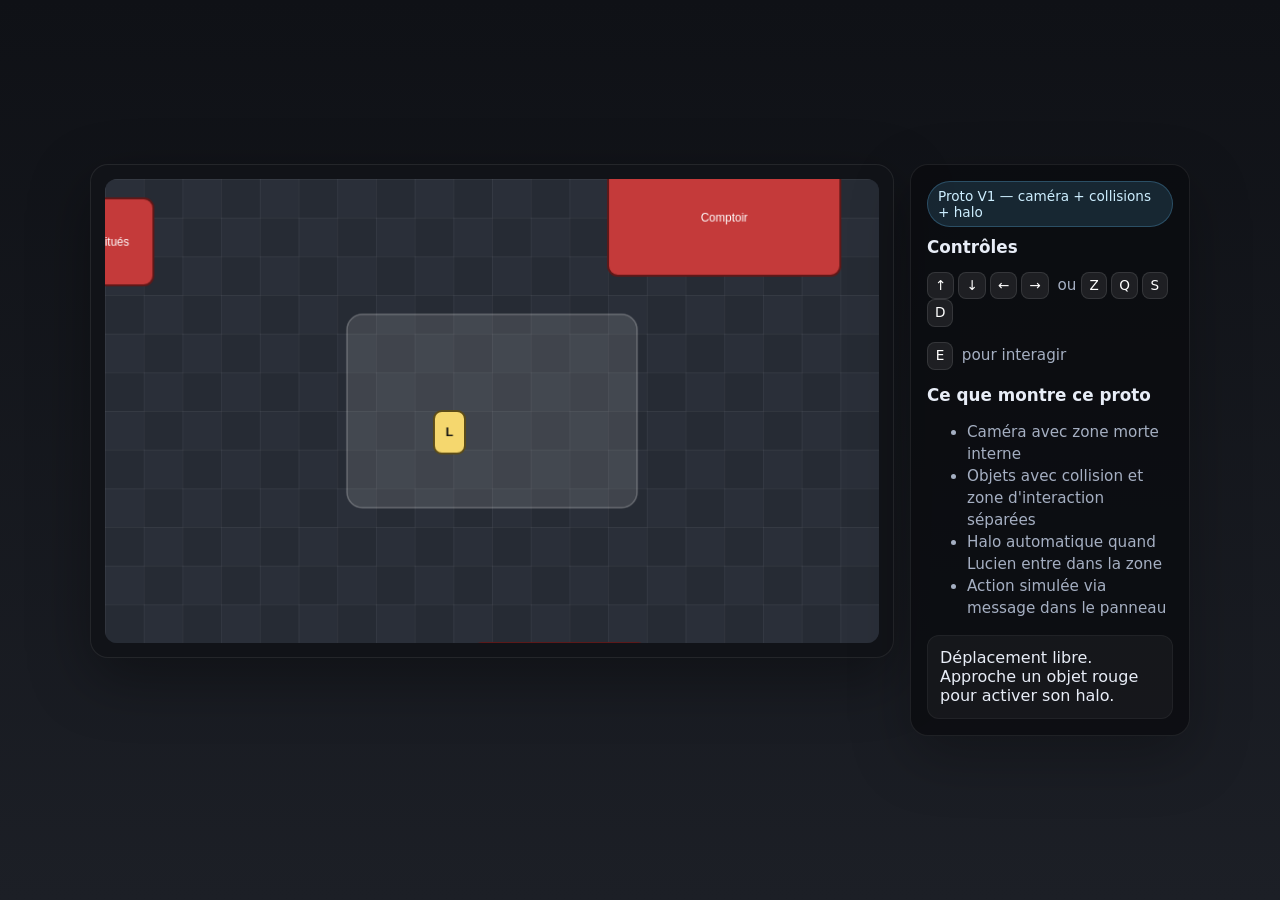
<file: docs/the-game/index.html>
<!DOCTYPE html>
<html lang="fr">
<head>
  <meta charset="UTF-8" />
  <meta name="viewport" content="width=device-width, initial-scale=1.0" />
  <title>Proto RPG Bar</title>
  <style>
    :root {
      --bg: #1c1f26;
      --panel: #111318;
      --grid: rgba(255,255,255,0.05);
      --text: #e8edf7;
      --muted: #a5afc2;
      --player: #f5d76e;
      --player-edge: #5b4b18;
      --camera-zone: rgba(180, 180, 180, 0.18);
      --camera-zone-border: rgba(255,255,255,0.25);
      --object-fill: #c43a3a;
      --object-edge: #601818;
      --interaction: rgba(100, 200, 255, 0.18);
      --interaction-edge: rgba(100, 200, 255, 0.45);
      --halo: rgba(100, 200, 255, 0.35);
      --halo-edge: rgba(100, 200, 255, 0.9);
      --world-floor: #2a2f39;
      --world-floor-2: #252a33;
    }

    * { box-sizing: border-box; }
    body {
      margin: 0;
      font-family: Inter, system-ui, sans-serif;
      background: linear-gradient(180deg, #0f1116, #1c1f26);
      color: var(--text);
      display: grid;
      place-items: center;
      min-height: 100vh;
    }

    .app {
      width: min(1100px, 96vw);
      display: grid;
      grid-template-columns: 1fr 280px;
      gap: 16px;
      align-items: start;
    }

    .game-wrap {
      background: var(--panel);
      border: 1px solid rgba(255,255,255,0.08);
      border-radius: 18px;
      padding: 14px;
      box-shadow: 0 20px 60px rgba(0,0,0,0.35);
    }

    canvas {
      display: block;
      width: 100%;
      height: auto;
      border-radius: 12px;
      background: #20242d;
    }

    .side {
      background: rgba(10,12,16,0.8);
      border: 1px solid rgba(255,255,255,0.08);
      border-radius: 18px;
      padding: 16px;
      box-shadow: 0 20px 60px rgba(0,0,0,0.25);
    }

    .side h2 {
      margin: 0 0 12px;
      font-size: 1.05rem;
    }

    .side p, .side li {
      color: var(--muted);
      line-height: 1.45;
      font-size: 0.95rem;
    }

    .badge {
      display: inline-block;
      padding: 6px 10px;
      border-radius: 999px;
      background: rgba(100,200,255,0.14);
      border: 1px solid rgba(100,200,255,0.25);
      color: #cdeeff;
      font-size: 0.85rem;
      margin-bottom: 10px;
    }

    .status {
      margin-top: 14px;
      padding: 12px;
      background: rgba(255,255,255,0.04);
      border-radius: 12px;
      min-height: 84px;
      border: 1px solid rgba(255,255,255,0.05);
    }

    .key {
      display: inline-block;
      min-width: 26px;
      text-align: center;
      padding: 3px 7px;
      border-radius: 8px;
      background: rgba(255,255,255,0.08);
      border: 1px solid rgba(255,255,255,0.10);
      color: #fff;
      font-size: 0.85rem;
      margin-right: 4px;
    }
  </style>
</head>
<body>
  <div class="app">
    <div class="game-wrap">
      <canvas id="game" width="800" height="480"></canvas>
    </div>

    <aside class="side">
      <div class="badge">Proto V1 — caméra + collisions + halo</div>
      <h2>Contrôles</h2>
      <p>
        <span class="key">↑</span><span class="key">↓</span><span class="key">←</span><span class="key">→</span>
        ou
        <span class="key">Z</span><span class="key">Q</span><span class="key">S</span><span class="key">D</span>
      </p>
      <p><span class="key">E</span> pour interagir</p>

      <h2>Ce que montre ce proto</h2>
      <ul>
        <li>Caméra avec zone morte interne</li>
        <li>Objets avec collision et zone d'interaction séparées</li>
        <li>Halo automatique quand Lucien entre dans la zone</li>
        <li>Action simulée via message dans le panneau</li>
      </ul>

      <div class="status" id="status">
        Approche un objet rouge. Quand tu entres dans sa zone d'interaction bleue, il devient actif.
      </div>
    </aside>
  </div>

  <script>
    const canvas = document.getElementById('game');
    const ctx = canvas.getContext('2d');
    const statusEl = document.getElementById('status');

    const VIEW = { w: canvas.width, h: canvas.height };
    const WORLD = { w: 1800, h: 1100, tile: 40 };

    const keys = new Set();
    window.addEventListener('keydown', (e) => {
      const k = e.key.toLowerCase();
      keys.add(k);
      if (["arrowup","arrowdown","arrowleft","arrowright"," "].includes(k)) e.preventDefault();
      if (k === 'e') tryInteract();
    });
    window.addEventListener('keyup', (e) => keys.delete(e.key.toLowerCase()));

    function rectsIntersect(a, b) {
      return a.x < b.x + b.w && a.x + a.w > b.x && a.y < b.y + b.h && a.y + a.h > b.y;
    }

    function clamp(v, min, max) {
      return Math.max(min, Math.min(max, v));
    }

    const player = {
      x: 860,
      y: 520,
      w: 32,
      h: 44,
      speed: 240
    };

    const camera = {
      x: 520,
      y: 280,
      w: VIEW.w,
      h: VIEW.h,
      deadZone: { left: 250, top: 140, right: 550, bottom: 340 }
    };

    function makeObject(config) {
      return {
        id: config.id,
        label: config.label,
        color: config.color || 'blue',
        collision: config.collision,
        interaction: config.interaction,
        active: false,
        onInteract: config.onInteract
      };
    }

    const objects = [
      makeObject({
        id: 'table-left',
        label: 'Table des habitués',
        collision: { x: 420, y: 300, w: 150, h: 90 },
        interaction: { x: 380, y: 260, w: 230, h: 170 },
        onInteract: () => setStatus('🍷 Table des habitués — ici on pourrait ouvrir une activité ou un dialogue.')
      }),
      makeObject({
        id: 'counter',
        label: 'Comptoir',
        collision: { x: 1040, y: 260, w: 240, h: 120 },
        interaction: { x: 1000, y: 220, w: 320, h: 200 },
        onInteract: () => setStatus('🍺 Comptoir — ici on pourrait parler au barman IA ou lancer une mission.')
      }),
      makeObject({
        id: 'door',
        label: 'Porte arrière',
        collision: { x: 900, y: 760, w: 180, h: 40 },
        interaction: { x: 860, y: 700, w: 260, h: 140 },
        onInteract: () => setStatus('🚪 Porte arrière — ici on pourrait changer de scène.')
      })
    ];

    function setStatus(text) {
      statusEl.textContent = text;
    }

    function getPlayerRectAt(x, y) {
      return { x, y, w: player.w, h: player.h };
    }

    function movePlayer(dt) {
      let dx = 0;
      let dy = 0;

      if (keys.has('arrowup') || keys.has('z') || keys.has('w')) dy -= 1;
      if (keys.has('arrowdown') || keys.has('s')) dy += 1;
      if (keys.has('arrowleft') || keys.has('q') || keys.has('a')) dx -= 1;
      if (keys.has('arrowright') || keys.has('d')) dx += 1;

      if (dx !== 0 && dy !== 0) {
        const inv = Math.SQRT1_2;
        dx *= inv;
        dy *= inv;
      }

      const stepX = dx * player.speed * dt;
      const stepY = dy * player.speed * dt;

      tryMove(stepX, 0);
      tryMove(0, stepY);
    }

    function tryMove(dx, dy) {
      const nextX = clamp(player.x + dx, 0, WORLD.w - player.w);
      const nextY = clamp(player.y + dy, 0, WORLD.h - player.h);
      const nextRect = getPlayerRectAt(nextX, nextY);

      for (const obj of objects) {
        if (rectsIntersect(nextRect, obj.collision)) {
          return;
        }
      }

      player.x = nextX;
      player.y = nextY;
    }

    function updateCamera() {
      const screenX = player.x - camera.x;
      const screenY = player.y - camera.y;

      if (screenX < camera.deadZone.left) {
        camera.x = player.x - camera.deadZone.left;
      } else if (screenX + player.w > camera.deadZone.right) {
        camera.x = player.x + player.w - camera.deadZone.right;
      }

      if (screenY < camera.deadZone.top) {
        camera.y = player.y - camera.deadZone.top;
      } else if (screenY + player.h > camera.deadZone.bottom) {
        camera.y = player.y + player.h - camera.deadZone.bottom;
      }

      camera.x = clamp(camera.x, 0, WORLD.w - camera.w);
      camera.y = clamp(camera.y, 0, WORLD.h - camera.h);
    }

    function updateInteractions() {
      const playerRect = getPlayerRectAt(player.x, player.y);
      let activeFound = false;

      for (const obj of objects) {
        obj.active = rectsIntersect(playerRect, obj.interaction);
        if (obj.active) activeFound = true;
      }

      if (!activeFound) {
        setStatus('Déplacement libre. Approche un objet rouge pour activer son halo.');
      } else {
        const current = objects.find(o => o.active);
        setStatus(`Objet actif : ${current.label}. Appuie sur E pour interagir.`);
      }
    }

    function tryInteract() {
      const current = objects.find(o => o.active);
      if (current) current.onInteract();
    }

    function drawWorldBackground() {
      ctx.fillStyle = getComputedStyle(document.documentElement).getPropertyValue('--world-floor');
      ctx.fillRect(0, 0, VIEW.w, VIEW.h);

      const tile = WORLD.tile;
      const startCol = Math.floor(camera.x / tile);
      const endCol = Math.ceil((camera.x + VIEW.w) / tile);
      const startRow = Math.floor(camera.y / tile);
      const endRow = Math.ceil((camera.y + VIEW.h) / tile);

      for (let row = startRow; row < endRow; row++) {
        for (let col = startCol; col < endCol; col++) {
          const wx = col * tile;
          const wy = row * tile;
          const sx = Math.floor(wx - camera.x);
          const sy = Math.floor(wy - camera.y);
          ctx.fillStyle = (row + col) % 2 === 0 ? '#2a2f39' : '#262b34';
          ctx.fillRect(sx, sy, tile, tile);
        }
      }

      ctx.strokeStyle = getComputedStyle(document.documentElement).getPropertyValue('--grid');
      ctx.lineWidth = 1;
      for (let x = startCol * tile; x <= endCol * tile; x += tile) {
        const sx = Math.floor(x - camera.x) + 0.5;
        ctx.beginPath();
        ctx.moveTo(sx, 0);
        ctx.lineTo(sx, VIEW.h);
        ctx.stroke();
      }
      for (let y = startRow * tile; y <= endRow * tile; y += tile) {
        const sy = Math.floor(y - camera.y) + 0.5;
        ctx.beginPath();
        ctx.moveTo(0, sy);
        ctx.lineTo(VIEW.w, sy);
        ctx.stroke();
      }
    }

    function drawObject(obj) {
      const c = obj.collision;
      const i = obj.interaction;
      const sx = c.x - camera.x;
      const sy = c.y - camera.y;

      if (obj.active) {
        const haloX = i.x - camera.x;
        const haloY = i.y - camera.y;
        ctx.save();
        ctx.fillStyle = getComputedStyle(document.documentElement).getPropertyValue('--halo');
        ctx.strokeStyle = getComputedStyle(document.documentElement).getPropertyValue('--halo-edge');
        ctx.lineWidth = 2;
        roundRect(ctx, haloX, haloY, i.w, i.h, 18, true, true);
        ctx.restore();
      }

      ctx.save();
      ctx.fillStyle = getComputedStyle(document.documentElement).getPropertyValue('--object-fill');
      ctx.strokeStyle = getComputedStyle(document.documentElement).getPropertyValue('--object-edge');
      ctx.lineWidth = 2;
      roundRect(ctx, sx, sy, c.w, c.h, 10, true, true);
      ctx.restore();

      ctx.save();
      ctx.fillStyle = '#fff';
      ctx.font = '12px Inter, sans-serif';
      ctx.textAlign = 'center';
      ctx.fillText(obj.label, sx + c.w / 2, sy + c.h / 2 + 4);
      ctx.restore();
    }

    function drawPlayer() {
      const sx = player.x - camera.x;
      const sy = player.y - camera.y;

      ctx.save();
      ctx.fillStyle = getComputedStyle(document.documentElement).getPropertyValue('--player');
      ctx.strokeStyle = getComputedStyle(document.documentElement).getPropertyValue('--player-edge');
      ctx.lineWidth = 2;
      roundRect(ctx, sx, sy, player.w, player.h, 8, true, true);
      ctx.restore();

      ctx.save();
      ctx.fillStyle = '#111';
      ctx.font = 'bold 13px Inter, sans-serif';
      ctx.textAlign = 'center';
      ctx.fillText('L', sx + player.w / 2, sy + player.h / 2 + 4);
      ctx.restore();
    }

    function drawCameraDeadZone() {
      const z = camera.deadZone;
      ctx.save();
      ctx.fillStyle = getComputedStyle(document.documentElement).getPropertyValue('--camera-zone');
      ctx.strokeStyle = getComputedStyle(document.documentElement).getPropertyValue('--camera-zone-border');
      ctx.lineWidth = 1.5;
      roundRect(ctx, z.left, z.top, z.right - z.left, z.bottom - z.top, 16, true, true);
      ctx.restore();
    }

    function roundRect(ctx, x, y, w, h, r, fill, stroke) {
      const radius = Math.min(r, w / 2, h / 2);
      ctx.beginPath();
      ctx.moveTo(x + radius, y);
      ctx.arcTo(x + w, y, x + w, y + h, radius);
      ctx.arcTo(x + w, y + h, x, y + h, radius);
      ctx.arcTo(x, y + h, x, y, radius);
      ctx.arcTo(x, y, x + w, y, radius);
      ctx.closePath();
      if (fill) ctx.fill();
      if (stroke) ctx.stroke();
    }

    function render() {
      ctx.clearRect(0, 0, VIEW.w, VIEW.h);
      drawWorldBackground();
      drawCameraDeadZone();
      for (const obj of objects) drawObject(obj);
      drawPlayer();
    }

    let last = performance.now();
    function loop(now) {
      const dt = Math.min((now - last) / 1000, 0.033);
      last = now;

      movePlayer(dt);
      updateCamera();
      updateInteractions();
      render();

      requestAnimationFrame(loop);
    }

    updateInteractions();
    render();
    requestAnimationFrame(loop);
  </script>
</body>
</html>
</file>
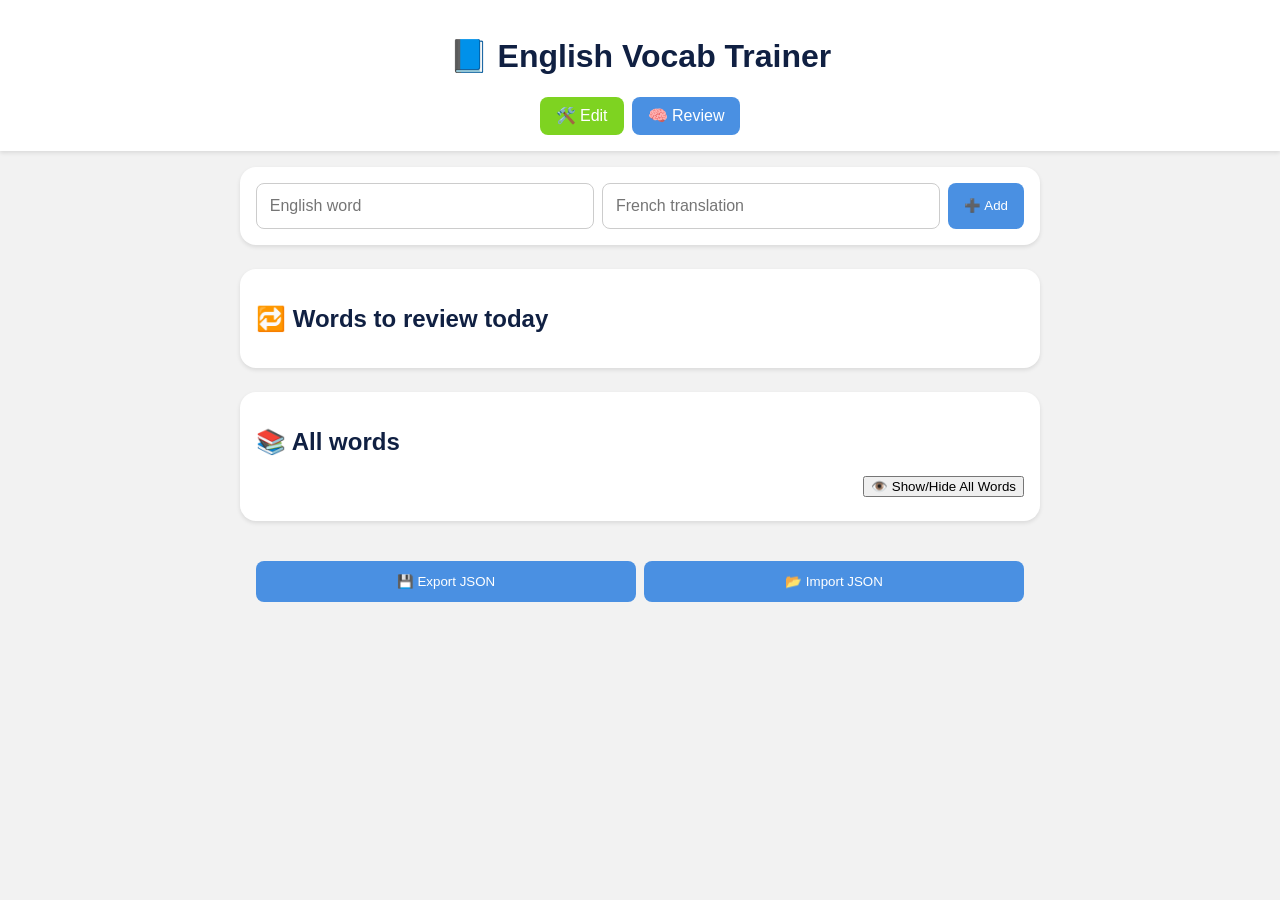
<file: docs/zi-voc/index.html>
<!DOCTYPE html>
<html lang="en">
<head>
  <meta charset="UTF-8" />
  <meta name="viewport" content="width=device-width, initial-scale=1.0" />
  <title>Vocab Trainer v0.2</title>
  <link rel="stylesheet" href="style.css" />
</head>
<body>
  <header>
    <h1>📘 English Vocab Trainer</h1>
    <nav>
      <button id="editModeBtn" class="active">🛠️ Edit</button>
      <button id="reviewModeBtn">🧠 Review</button>
    </nav>
  </header>

  <!-- Mode Édition -->
  <main id="editMode">
  <section id="add-word">
    <input id="wordEN" type="text" placeholder="English word" />
    <input id="wordFR" type="text" placeholder="French translation" />
    <button id="addBtn">➕ Add</button>
  </section>

  <section id="review">
    <h2>🔁 Words to review today</h2>
    <ul id="reviewList"></ul>
  </section>

  <section id="all-words">
    <h2>📚 All words</h2>
    <div class="filterBar">
      <button id="toggleAllBtn">👁️ Show/Hide All Words</button>
    </div>
    <ul id="allWordsList" style="display:none;"></ul>
  </section>

  <footer>
    <button id="exportBtn">💾 Export JSON</button>
    <input id="importFile" type="file" accept=".json" hidden />
    <button id="importBtn">📂 Import JSON</button>
  </footer>
</main>


  <!-- Mode Révision -->
  <main id="reviewMode" style="display:none;">
    <section id="review-session">
      <h2>🧠 Review Session</h2>
      <div id="reviewCard">
        <p id="wordENReview">Press "Start" to begin</p>
        <p id="wordFRReview" class="hidden"></p>
      </div>
      <div id="reviewControls">
        <button id="showBtn">👁️ Show</button>
        <button id="okBtn">✅ OK</button>
        <button id="koBtn">❌ KO</button>
        <button id="nextBtn">➡️ Next</button>
      </div>
      <button id="startReviewBtn">🚀 Start Review</button>
    </section>
  </main>

  <script src="app.js"></script>
</body>
</html>
</file>
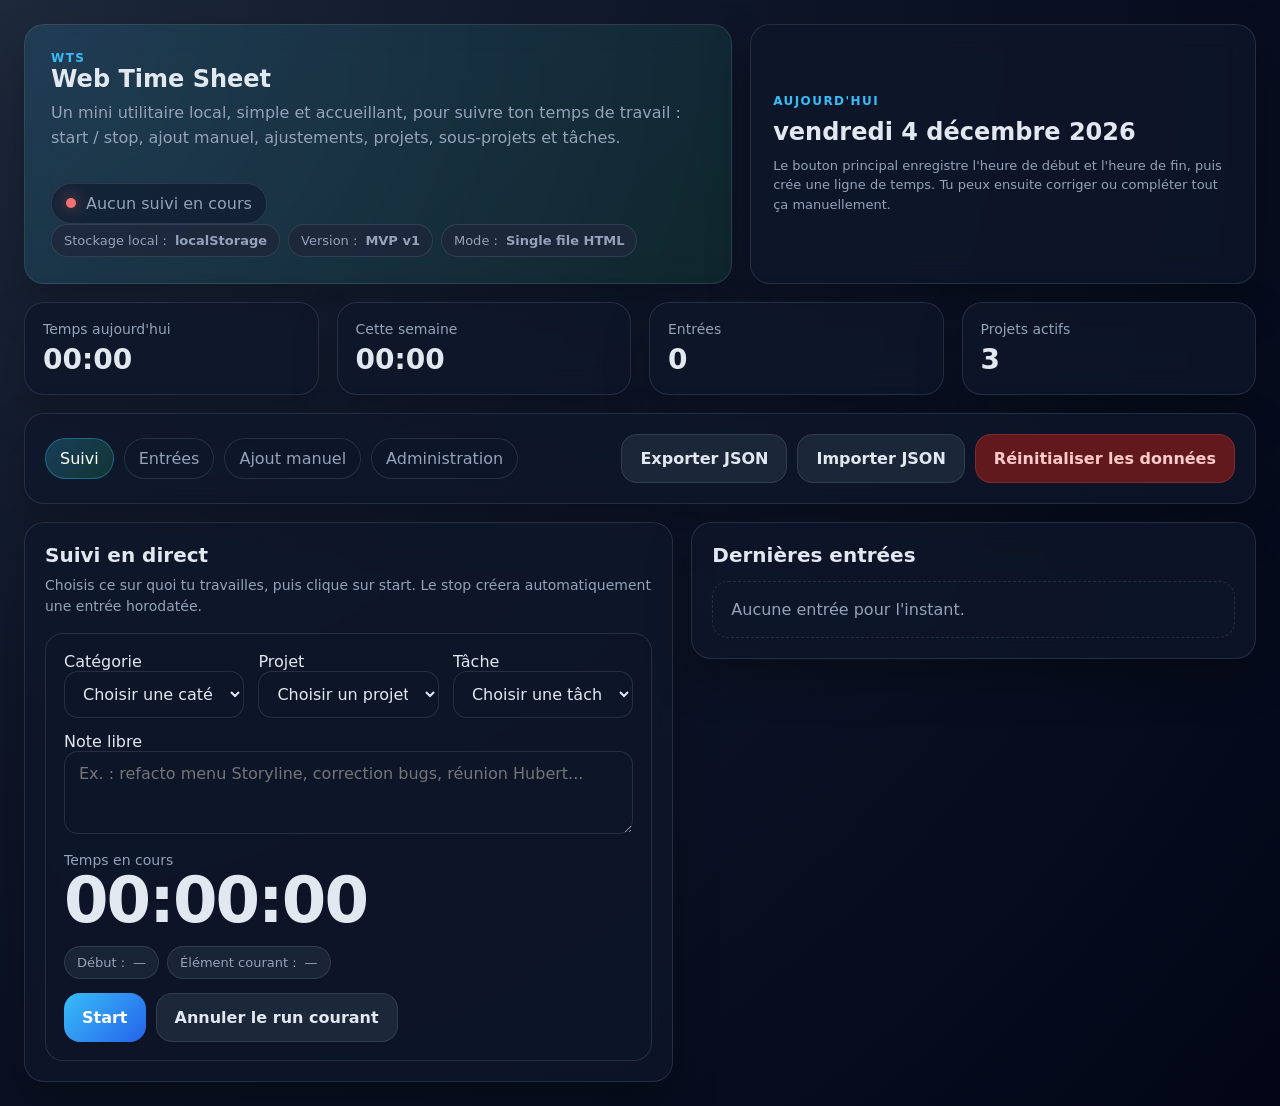
<file: docs/zi-wts/index.html>
<!DOCTYPE html>
<html lang="fr">
<head>
  <meta charset="UTF-8" />
  <meta name="viewport" content="width=device-width, initial-scale=1.0" />
  <title>WTS — Web Time Sheet</title>
  <style>
    :root {
      --bg: #0f172a;
      --panel: rgba(15, 23, 42, 0.78);
      --panel-2: rgba(30, 41, 59, 0.88);
      --line: rgba(148, 163, 184, 0.18);
      --text: #e2e8f0;
      --muted: #94a3b8;
      --accent: #38bdf8;
      --accent-2: #22c55e;
      --danger: #f87171;
      --warning: #f59e0b;
      --shadow: 0 20px 45px rgba(0,0,0,0.25);
      --radius: 20px;
    }

    * { box-sizing: border-box; }
    html, body { margin: 0; padding: 0; font-family: Inter, ui-sans-serif, system-ui, -apple-system, Segoe UI, Roboto, sans-serif; background: radial-gradient(circle at top left, #1e293b 0%, #0f172a 40%, #020617 100%); color: var(--text); min-height: 100%; }
    body { padding: 24px; }
    h1, h2, h3 { margin: 0; }
    button, input, select, textarea { font: inherit; }
    input, select, textarea {
      width: 100%;
      padding: 12px 14px;
      border-radius: 14px;
      border: 1px solid var(--line);
      background: rgba(15, 23, 42, 0.85);
      color: var(--text);
      outline: none;
    }
    input:focus, select:focus, textarea:focus {
      border-color: rgba(56, 189, 248, 0.6);
      box-shadow: 0 0 0 4px rgba(56, 189, 248, 0.12);
    }

    .app {
      max-width: 1380px;
      margin: 0 auto;
      display: grid;
      gap: 18px;
    }

    .hero {
      display: grid;
      grid-template-columns: 1.4fr 1fr;
      gap: 18px;
    }

    .card {
      background: var(--panel);
      border: 1px solid var(--line);
      border-radius: var(--radius);
      box-shadow: var(--shadow);
      backdrop-filter: blur(14px);
    }

    .hero-main {
      padding: 26px;
      min-height: 180px;
      display: flex;
      flex-direction: column;
      justify-content: space-between;
      background: linear-gradient(135deg, rgba(56, 189, 248, 0.14), rgba(34, 197, 94, 0.10));
    }

    .hero-title {
      display: flex;
      justify-content: space-between;
      gap: 16px;
      align-items: flex-start;
      flex-wrap: wrap;
    }

    .eyebrow {
      color: var(--accent);
      text-transform: uppercase;
      font-size: 12px;
      letter-spacing: 0.12em;
      font-weight: 700;
    }

    .subtitle {
      color: var(--muted);
      max-width: 70ch;
      line-height: 1.55;
      margin-top: 8px;
    }

    .live-status {
      display: inline-flex;
      align-items: center;
      gap: 10px;
      padding: 10px 14px;
      background: rgba(15, 23, 42, 0.6);
      border: 1px solid var(--line);
      border-radius: 999px;
      color: var(--muted);
    }

    .dot {
      width: 10px;
      height: 10px;
      border-radius: 50%;
      background: var(--danger);
      box-shadow: 0 0 16px rgba(248, 113, 113, 0.7);
    }
    .dot.running {
      background: var(--accent-2);
      box-shadow: 0 0 16px rgba(34, 197, 94, 0.8);
    }

    .hero-side {
      padding: 22px;
      display: grid;
      gap: 10px;
      align-content: center;
    }

    .stats {
      display: grid;
      grid-template-columns: repeat(4, minmax(0, 1fr));
      gap: 18px;
    }
    .stat {
      padding: 18px;
    }
    .stat-label { color: var(--muted); font-size: 14px; }
    .stat-value { font-size: 28px; font-weight: 800; margin-top: 6px; }

    .toolbar {
      display: flex;
      flex-wrap: wrap;
      gap: 12px;
      justify-content: space-between;
      align-items: center;
    }

    .tabs {
      display: flex;
      gap: 10px;
      flex-wrap: wrap;
    }

    .tab {
      border: 1px solid var(--line);
      background: rgba(15, 23, 42, 0.75);
      color: var(--muted);
      padding: 10px 14px;
      border-radius: 999px;
      cursor: pointer;
      transition: 0.2s ease;
    }
    .tab.active {
      color: white;
      background: linear-gradient(135deg, rgba(56, 189, 248, 0.24), rgba(34, 197, 94, 0.18));
      border-color: rgba(56, 189, 248, 0.35);
    }

    .layout {
      display: grid;
      grid-template-columns: 1.15fr 1fr;
      gap: 18px;
      align-items: start;
    }

    .panel { padding: 20px; }

    .grid-2, .grid-3 {
      display: grid;
      gap: 14px;
    }
    .grid-2 { grid-template-columns: repeat(2, minmax(0, 1fr)); }
    .grid-3 { grid-template-columns: repeat(3, minmax(0, 1fr)); }

    .section-title {
      font-size: 20px;
      margin-bottom: 14px;
    }
    .section-subtitle {
      font-size: 14px;
      color: var(--muted);
      margin-top: -6px;
      margin-bottom: 16px;
      line-height: 1.5;
    }

    .timer-box {
      display: grid;
      gap: 14px;
      padding: 18px;
      border-radius: 18px;
      background: rgba(15, 23, 42, 0.55);
      border: 1px solid var(--line);
    }

    .timer-display {
      font-size: clamp(36px, 5vw, 64px);
      line-height: 1;
      font-weight: 900;
      letter-spacing: -0.03em;
    }

    .meta {
      display: flex;
      flex-wrap: wrap;
      gap: 8px;
    }

    .pill {
      display: inline-flex;
      align-items: center;
      gap: 8px;
      border-radius: 999px;
      padding: 8px 12px;
      font-size: 13px;
      color: var(--muted);
      background: rgba(30, 41, 59, 0.85);
      border: 1px solid var(--line);
    }

    .primary-btn, .secondary-btn, .danger-btn {
      border: none;
      border-radius: 16px;
      padding: 14px 18px;
      font-weight: 700;
      cursor: pointer;
      transition: transform .15s ease, opacity .15s ease;
    }
    .primary-btn:hover, .secondary-btn:hover, .danger-btn:hover, .icon-btn:hover, .tab:hover { transform: translateY(-1px); }
    .primary-btn {
      background: linear-gradient(135deg, var(--accent), #2563eb);
      color: white;
    }
    .secondary-btn {
      background: rgba(30, 41, 59, 0.95);
      border: 1px solid var(--line);
      color: var(--text);
    }
    .danger-btn {
      background: rgba(127, 29, 29, 0.75);
      color: #fecaca;
      border: 1px solid rgba(248, 113, 113, 0.2);
    }

    .button-row {
      display: flex;
      gap: 10px;
      flex-wrap: wrap;
    }

    table {
      width: 100%;
      border-collapse: collapse;
      font-size: 14px;
    }
    th, td {
      text-align: left;
      padding: 12px 10px;
      border-bottom: 1px solid var(--line);
      vertical-align: top;
    }
    th {
      color: var(--muted);
      font-size: 12px;
      text-transform: uppercase;
      letter-spacing: 0.08em;
    }
    tbody tr:hover { background: rgba(30, 41, 59, 0.36); }

    .icon-btn {
      background: rgba(30, 41, 59, 0.85);
      border: 1px solid var(--line);
      color: var(--text);
      border-radius: 12px;
      padding: 8px 10px;
      cursor: pointer;
    }

    .hidden { display: none !important; }

    .empty {
      padding: 18px;
      border-radius: 16px;
      background: rgba(15, 23, 42, 0.45);
      border: 1px dashed var(--line);
      color: var(--muted);
    }

    .list-box {
      display: grid;
      gap: 10px;
      max-height: 420px;
      overflow: auto;
      padding-right: 6px;
    }
    .admin-item {
      display: grid;
      grid-template-columns: 1fr auto;
      gap: 10px;
      align-items: center;
      padding: 14px;
      border: 1px solid var(--line);
      border-radius: 16px;
      background: rgba(15, 23, 42, 0.5);
    }
    .admin-item small { color: var(--muted); }

    .footer-note {
      color: var(--muted);
      font-size: 13px;
      line-height: 1.5;
    }

    .toast {
      position: fixed;
      right: 20px;
      bottom: 20px;
      background: rgba(15, 23, 42, 0.95);
      color: var(--text);
      border: 1px solid var(--line);
      padding: 14px 18px;
      border-radius: 16px;
      box-shadow: var(--shadow);
      z-index: 30;
      opacity: 0;
      transform: translateY(8px);
      pointer-events: none;
      transition: .25s ease;
    }
    .toast.show {
      opacity: 1;
      transform: translateY(0);
    }

    @media (max-width: 1120px) {
      .hero, .layout, .stats { grid-template-columns: 1fr; }
    }
    @media (max-width: 720px) {
      body { padding: 14px; }
      .grid-2, .grid-3 { grid-template-columns: 1fr; }
      .hero-main, .hero-side, .panel, .stat { padding: 16px; }
      table { font-size: 13px; }
      th:nth-child(4), td:nth-child(4), th:nth-child(5), td:nth-child(5) { display: none; }
    }
  </style>
</head>
<body>
  <div class="app">
    <section class="hero">
      <div class="card hero-main">
        <div class="hero-title">
          <div>
            <div class="eyebrow">WTS</div>
            <h1>Web Time Sheet</h1>
            <p class="subtitle">
              Un mini utilitaire local, simple et accueillant, pour suivre ton temps de travail : start / stop, ajout manuel, ajustements, projets, sous-projets et tâches.
            </p>
          </div>
          <div class="live-status">
            <span id="statusDot" class="dot"></span>
            <span id="statusText">Aucun suivi en cours</span>
          </div>
        </div>
        <div class="meta">
          <div class="pill">Stockage local : <strong>localStorage</strong></div>
          <div class="pill">Version : <strong>MVP v1</strong></div>
          <div class="pill">Mode : <strong>Single file HTML</strong></div>
        </div>
      </div>
      <div class="card hero-side">
        <div class="eyebrow">Aujourd'hui</div>
        <h2 id="todayDate"></h2>
        <div class="footer-note">
          Le bouton principal enregistre l'heure de début et l'heure de fin, puis crée une ligne de temps. Tu peux ensuite corriger ou compléter tout ça manuellement.
        </div>
      </div>
    </section>

    <section class="stats">
      <div class="card stat">
        <div class="stat-label">Temps aujourd'hui</div>
        <div class="stat-value" id="statToday">00:00</div>
      </div>
      <div class="card stat">
        <div class="stat-label">Cette semaine</div>
        <div class="stat-value" id="statWeek">00:00</div>
      </div>
      <div class="card stat">
        <div class="stat-label">Entrées</div>
        <div class="stat-value" id="statEntries">0</div>
      </div>
      <div class="card stat">
        <div class="stat-label">Projets actifs</div>
        <div class="stat-value" id="statProjects">0</div>
      </div>
    </section>

    <section class="card panel">
      <div class="toolbar">
        <div class="tabs" id="tabs">
          <button class="tab active" data-view="tracker">Suivi</button>
          <button class="tab" data-view="entries">Entrées</button>
          <button class="tab" data-view="manual">Ajout manuel</button>
          <button class="tab" data-view="admin">Administration</button>
        </div>
        <div class="button-row">
          <button class="secondary-btn" id="exportBtn">Exporter JSON</button>
          <label class="secondary-btn" style="display:inline-flex;align-items:center;gap:8px;cursor:pointer;">
            Importer JSON
            <input id="importInput" type="file" accept="application/json" class="hidden" />
          </label>
          <button class="danger-btn" id="resetDemoBtn">Réinitialiser les données</button>
        </div>
      </div>
    </section>

    <section id="view-tracker" class="layout view">
      <div class="card panel">
        <h2 class="section-title">Suivi en direct</h2>
        <div class="section-subtitle">Choisis ce sur quoi tu travailles, puis clique sur start. Le stop créera automatiquement une entrée horodatée.</div>

        <div class="timer-box">
          <div class="grid-3">
            <div>
              <label for="trackerCategory">Catégorie</label>
              <select id="trackerCategory"></select>
            </div>
            <div>
              <label for="trackerProject">Projet</label>
              <select id="trackerProject"></select>
            </div>
            <div>
              <label for="trackerTask">Tâche</label>
              <select id="trackerTask"></select>
            </div>
          </div>

          <div>
            <label for="trackerNote">Note libre</label>
            <textarea id="trackerNote" rows="3" placeholder="Ex. : refacto menu Storyline, correction bugs, réunion Hubert..."></textarea>
          </div>

          <div>
            <div class="stat-label">Temps en cours</div>
            <div id="liveTimer" class="timer-display">00:00:00</div>
          </div>

          <div class="meta">
            <div class="pill">Début : <span id="currentStart">—</span></div>
            <div class="pill">Élément courant : <span id="currentTarget">—</span></div>
          </div>

          <div class="button-row">
            <button id="toggleBtn" class="primary-btn">Start</button>
            <button id="cancelRunBtn" class="secondary-btn">Annuler le run courant</button>
          </div>
        </div>
      </div>

      <div class="card panel">
        <h2 class="section-title">Dernières entrées</h2>
        <div id="recentEntries"></div>
      </div>
    </section>

    <section id="view-entries" class="view hidden">
      <div class="card panel">
        <h2 class="section-title">Toutes les entrées</h2>
        <div class="section-subtitle">Tu peux filtrer, modifier les heures, ou supprimer une ligne si besoin.</div>

        <div class="grid-3" style="margin-bottom:16px;">
          <div>
            <label for="filterText">Recherche</label>
            <input id="filterText" type="text" placeholder="Projet, tâche, note..." />
          </div>
          <div>
            <label for="filterDate">Date</label>
            <input id="filterDate" type="date" />
          </div>
          <div>
            <label for="filterCategory">Catégorie</label>
            <select id="filterCategory"></select>
          </div>
        </div>

        <div style="overflow:auto;">
          <table>
            <thead>
              <tr>
                <th>Date</th>
                <th>Début</th>
                <th>Fin</th>
                <th>Durée</th>
                <th>Catégorie</th>
                <th>Projet / Tâche</th>
                <th>Note</th>
                <th>Actions</th>
              </tr>
            </thead>
            <tbody id="entriesTableBody"></tbody>
          </table>
        </div>
      </div>
    </section>

    <section id="view-manual" class="view hidden">
      <div class="layout">
        <div class="card panel">
          <h2 class="section-title">Ajouter une entrée complète</h2>
          <div class="section-subtitle">Pratique pour ce qui a été fait hors PC, ou quand tu as oublié le bouton start.</div>

          <div class="grid-2">
            <div>
              <label for="manualDate">Date</label>
              <input id="manualDate" type="date" />
            </div>
            <div>
              <label for="manualCategory">Catégorie</label>
              <select id="manualCategory"></select>
            </div>
            <div>
              <label for="manualStart">Heure début</label>
              <input id="manualStart" type="time" />
            </div>
            <div>
              <label for="manualEnd">Heure fin</label>
              <input id="manualEnd" type="time" />
            </div>
            <div>
              <label for="manualProject">Projet</label>
              <select id="manualProject"></select>
            </div>
            <div>
              <label for="manualTask">Tâche</label>
              <select id="manualTask"></select>
            </div>
          </div>

          <div style="margin-top:14px;">
            <label for="manualNote">Note</label>
            <textarea id="manualNote" rows="4" placeholder="Ex. : travail hors ligne, notes papier, déplacement, cours, réunion extérieure..."></textarea>
          </div>

          <div class="button-row" style="margin-top:14px;">
            <button id="addManualBtn" class="primary-btn">Ajouter l'entrée</button>
          </div>
        </div>

        <div class="card panel">
          <h2 class="section-title">Idées d'usage</h2>
          <div class="list-box">
            <div class="admin-item"><div><strong>Travail local sur PC</strong><br><small>Usage normal avec start / stop.</small></div></div>
            <div class="admin-item"><div><strong>Travail extérieur</strong><br><small>Ajout manuel après coup pour une réunion, une visite, une séance à la fac.</small></div></div>
            <div class="admin-item"><div><strong>Correction d'oubli</strong><br><small>Modifier une entrée existante si l'heure de départ ou de fin est mauvaise.</small></div></div>
            <div class="admin-item"><div><strong>Suivi fin</strong><br><small>Catégorie → projet → tâche pour retrouver facilement ce qui a été fait.</small></div></div>
          </div>
        </div>
      </div>
    </section>

    <section id="view-admin" class="view hidden">
      <div class="layout">
        <div class="card panel">
          <h2 class="section-title">Ajouter des éléments</h2>
          <div class="section-subtitle">Base légère : catégories, projets, tâches. Un projet peut appartenir à une catégorie, une tâche appartient à un projet.</div>

          <div class="grid-3">
            <div>
              <label for="newCategoryName">Nouvelle catégorie</label>
              <input id="newCategoryName" type="text" placeholder="Ex. : Mémoire, BE, Cas Projet, Admin perso..." />
              <div class="button-row" style="margin-top:10px;"><button id="addCategoryBtn" class="secondary-btn">Ajouter catégorie</button></div>
            </div>
            <div>
              <label for="newProjectCategory">Catégorie du projet</label>
              <select id="newProjectCategory"></select>
              <label for="newProjectName" style="margin-top:10px;display:block;">Nouveau projet</label>
              <input id="newProjectName" type="text" placeholder="Ex. : Boost Hyper Engine" />
              <div class="button-row" style="margin-top:10px;"><button id="addProjectBtn" class="secondary-btn">Ajouter projet</button></div>
            </div>
            <div>
              <label for="newTaskProject">Projet de la tâche</label>
              <select id="newTaskProject"></select>
              <label for="newTaskName" style="margin-top:10px;display:block;">Nouvelle tâche</label>
              <input id="newTaskName" type="text" placeholder="Ex. : Slides, code, lecture, visuels..." />
              <div class="button-row" style="margin-top:10px;"><button id="addTaskBtn" class="secondary-btn">Ajouter tâche</button></div>
            </div>
          </div>
        </div>

        <div class="card panel">
          <h2 class="section-title">Référentiel actuel</h2>
          <div class="grid-3">
            <div>
              <h3>Catégories</h3>
              <div id="categoryList" class="list-box"></div>
            </div>
            <div>
              <h3>Projets</h3>
              <div id="projectList" class="list-box"></div>
            </div>
            <div>
              <h3>Tâches</h3>
              <div id="taskList" class="list-box"></div>
            </div>
          </div>
        </div>
      </div>
    </section>
  </div>

  <div id="toast" class="toast"></div>

  <script>
    const STORAGE_KEY = 'wts_data_v1';

    const defaultData = {
      categories: [
        { id: crypto.randomUUID(), name: 'Général' },
        { id: crypto.randomUUID(), name: 'Boost\'English' },
        { id: crypto.randomUUID(), name: 'Mémoire / Recherche' }
      ],
      projects: [],
      tasks: [],
      entries: [],
      activeRun: null
    };

    function seedProjectsAndTasks(base) {
      if (base.projects.length || base.tasks.length) return base;
      const general = base.categories.find(c => c.name === 'Général')?.id;
      const be = base.categories.find(c => c.name === 'Boost\'English')?.id;
      const memo = base.categories.find(c => c.name === 'Mémoire / Recherche')?.id;

      const p1 = { id: crypto.randomUUID(), categoryId: general, name: 'Organisation perso' };
      const p2 = { id: crypto.randomUUID(), categoryId: be, name: 'Boost Hyper Engine' };
      const p3 = { id: crypto.randomUUID(), categoryId: memo, name: 'Lecture / rédaction' };
      base.projects.push(p1, p2, p3);

      base.tasks.push(
        { id: crypto.randomUUID(), projectId: p1.id, name: 'Administration' },
        { id: crypto.randomUUID(), projectId: p1.id, name: 'Email / messages' },
        { id: crypto.randomUUID(), projectId: p2.id, name: 'Développement' },
        { id: crypto.randomUUID(), projectId: p2.id, name: 'Debug / refacto' },
        { id: crypto.randomUUID(), projectId: p3.id, name: 'Lecture' },
        { id: crypto.randomUUID(), projectId: p3.id, name: 'Rédaction' },
      );
      return base;
    }

    let state = loadState();
    let liveInterval = null;

    function loadState() {
      const raw = localStorage.getItem(STORAGE_KEY);
      if (!raw) return seedProjectsAndTasks(structuredClone(defaultData));
      try {
        const parsed = JSON.parse(raw);
        return seedProjectsAndTasks({ ...structuredClone(defaultData), ...parsed });
      } catch (e) {
        console.error(e);
        return seedProjectsAndTasks(structuredClone(defaultData));
      }
    }

    function saveState() {
      localStorage.setItem(STORAGE_KEY, JSON.stringify(state));
    }

    const $ = (id) => document.getElementById(id);
    const els = {
      todayDate: $('todayDate'),
      statusDot: $('statusDot'),
      statusText: $('statusText'),
      statToday: $('statToday'),
      statWeek: $('statWeek'),
      statEntries: $('statEntries'),
      statProjects: $('statProjects'),
      liveTimer: $('liveTimer'),
      currentStart: $('currentStart'),
      currentTarget: $('currentTarget'),
      trackerCategory: $('trackerCategory'),
      trackerProject: $('trackerProject'),
      trackerTask: $('trackerTask'),
      trackerNote: $('trackerNote'),
      toggleBtn: $('toggleBtn'),
      cancelRunBtn: $('cancelRunBtn'),
      recentEntries: $('recentEntries'),
      entriesTableBody: $('entriesTableBody'),
      filterText: $('filterText'),
      filterDate: $('filterDate'),
      filterCategory: $('filterCategory'),
      manualDate: $('manualDate'),
      manualCategory: $('manualCategory'),
      manualStart: $('manualStart'),
      manualEnd: $('manualEnd'),
      manualProject: $('manualProject'),
      manualTask: $('manualTask'),
      manualNote: $('manualNote'),
      addManualBtn: $('addManualBtn'),
      newCategoryName: $('newCategoryName'),
      addCategoryBtn: $('addCategoryBtn'),
      newProjectCategory: $('newProjectCategory'),
      newProjectName: $('newProjectName'),
      addProjectBtn: $('addProjectBtn'),
      newTaskProject: $('newTaskProject'),
      newTaskName: $('newTaskName'),
      addTaskBtn: $('addTaskBtn'),
      categoryList: $('categoryList'),
      projectList: $('projectList'),
      taskList: $('taskList'),
      exportBtn: $('exportBtn'),
      importInput: $('importInput'),
      resetDemoBtn: $('resetDemoBtn'),
      toast: $('toast')
    };

    function showToast(message) {
      els.toast.textContent = message;
      els.toast.classList.add('show');
      clearTimeout(showToast._t);
      showToast._t = setTimeout(() => els.toast.classList.remove('show'), 2200);
    }

    function formatDate(dt) {
      return new Intl.DateTimeFormat('fr-FR', { dateStyle: 'medium' }).format(dt);
    }

    function formatDateTime(dt) {
      return new Intl.DateTimeFormat('fr-FR', {
        dateStyle: 'short', timeStyle: 'short'
      }).format(dt);
    }

    function formatTime(dt) {
      return new Intl.DateTimeFormat('fr-FR', { hour: '2-digit', minute: '2-digit' }).format(dt);
    }

    function formatDuration(ms) {
      const totalSeconds = Math.max(0, Math.floor(ms / 1000));
      const hours = Math.floor(totalSeconds / 3600);
      const minutes = Math.floor((totalSeconds % 3600) / 60);
      const seconds = totalSeconds % 60;
      if (hours > 0) return `${String(hours).padStart(2,'0')}:${String(minutes).padStart(2,'0')}:${String(seconds).padStart(2,'0')}`;
      return `${String(minutes).padStart(2,'0')}:${String(seconds).padStart(2,'0')}`;
    }

    function formatDurationShort(ms) {
      const totalMinutes = Math.max(0, Math.round(ms / 60000));
      const hours = Math.floor(totalMinutes / 60);
      const minutes = totalMinutes % 60;
      return `${String(hours).padStart(2,'0')}:${String(minutes).padStart(2,'0')}`;
    }

    function toDateInputValue(dt = new Date()) {
      const y = dt.getFullYear();
      const m = String(dt.getMonth() + 1).padStart(2, '0');
      const d = String(dt.getDate()).padStart(2, '0');
      return `${y}-${m}-${d}`;
    }

    function getCategory(id) { return state.categories.find(x => x.id === id); }
    function getProject(id) { return state.projects.find(x => x.id === id); }
    function getTask(id) { return state.tasks.find(x => x.id === id); }

    function populateSelect(selectEl, items, placeholder, selectedId) {
      selectEl.innerHTML = '';
      const first = document.createElement('option');
      first.value = '';
      first.textContent = placeholder;
      selectEl.appendChild(first);
      items.forEach(item => {
        const opt = document.createElement('option');
        opt.value = item.id;
        opt.textContent = item.name;
        if (selectedId && selectedId === item.id) opt.selected = true;
        selectEl.appendChild(opt);
      });
    }

    function refreshDependentSelects() {
      populateSelect(els.trackerCategory, state.categories, 'Choisir une catégorie', state.activeRun?.categoryId || '');
      populateSelect(els.manualCategory, state.categories, 'Choisir une catégorie');
      populateSelect(els.filterCategory, state.categories, 'Toutes les catégories');
      populateSelect(els.newProjectCategory, state.categories, 'Choisir une catégorie');

      const trackerProjects = state.projects.filter(p => !els.trackerCategory.value || p.categoryId === els.trackerCategory.value);
      populateSelect(els.trackerProject, trackerProjects, 'Choisir un projet', state.activeRun?.projectId || '');

      const manualProjects = state.projects.filter(p => !els.manualCategory.value || p.categoryId === els.manualCategory.value);
      populateSelect(els.manualProject, manualProjects, 'Choisir un projet');

      populateSelect(els.newTaskProject, state.projects, 'Choisir un projet');

      const trackerTasks = state.tasks.filter(t => !els.trackerProject.value || t.projectId === els.trackerProject.value);
      populateSelect(els.trackerTask, trackerTasks, 'Choisir une tâche', state.activeRun?.taskId || '');

      const manualTasks = state.tasks.filter(t => !els.manualProject.value || t.projectId === els.manualProject.value);
      populateSelect(els.manualTask, manualTasks, 'Choisir une tâche');
    }

    function getEntryLabel(entry) {
      const category = getCategory(entry.categoryId)?.name || '—';
      const project = getProject(entry.projectId)?.name || 'Sans projet';
      const task = getTask(entry.taskId)?.name || 'Sans tâche';
      return `${category} · ${project} · ${task}`;
    }

    function renderStats() {
      const now = new Date();
      const todayStr = toDateInputValue(now);
      const weekStart = new Date(now);
      const day = weekStart.getDay() || 7;
      weekStart.setHours(0,0,0,0);
      weekStart.setDate(weekStart.getDate() - day + 1);

      const todayMs = state.entries
        .filter(e => toDateInputValue(new Date(e.startAt)) === todayStr)
        .reduce((sum, e) => sum + (new Date(e.endAt) - new Date(e.startAt)), 0);

      const weekMs = state.entries
        .filter(e => new Date(e.startAt) >= weekStart)
        .reduce((sum, e) => sum + (new Date(e.endAt) - new Date(e.startAt)), 0);

      els.statToday.textContent = formatDurationShort(todayMs);
      els.statWeek.textContent = formatDurationShort(weekMs);
      els.statEntries.textContent = String(state.entries.length);
      els.statProjects.textContent = String(state.projects.length);
    }

    function renderStatus() {
      if (state.activeRun) {
        els.statusDot.classList.add('running');
        els.statusText.textContent = 'Suivi en cours';
        els.toggleBtn.textContent = 'Stop';
        els.toggleBtn.classList.remove('primary-btn');
        els.toggleBtn.classList.add('danger-btn');

        const start = new Date(state.activeRun.startAt);
        els.currentStart.textContent = formatDateTime(start);
        els.currentTarget.textContent = getEntryLabel(state.activeRun);
        els.trackerNote.value = state.activeRun.note || '';

        if (!liveInterval) {
          liveInterval = setInterval(() => {
            const ms = Date.now() - new Date(state.activeRun.startAt).getTime();
            els.liveTimer.textContent = formatDuration(ms);
          }, 1000);
        }
        const ms = Date.now() - new Date(state.activeRun.startAt).getTime();
        els.liveTimer.textContent = formatDuration(ms);
      } else {
        els.statusDot.classList.remove('running');
        els.statusText.textContent = 'Aucun suivi en cours';
        els.toggleBtn.textContent = 'Start';
        els.toggleBtn.classList.remove('danger-btn');
        els.toggleBtn.classList.add('primary-btn');
        els.currentStart.textContent = '—';
        els.currentTarget.textContent = '—';
        els.liveTimer.textContent = '00:00:00';
        if (liveInterval) {
          clearInterval(liveInterval);
          liveInterval = null;
        }
      }
    }

    function renderRecentEntries() {
      const entries = [...state.entries].sort((a,b) => new Date(b.startAt) - new Date(a.startAt)).slice(0, 6);
      if (!entries.length) {
        els.recentEntries.innerHTML = '<div class="empty">Aucune entrée pour l\'instant.</div>';
        return;
      }
      els.recentEntries.innerHTML = entries.map(entry => {
        const start = new Date(entry.startAt);
        const end = new Date(entry.endAt);
        const duration = end - start;
        return `
          <div class="admin-item">
            <div>
              <strong>${getEntryLabel(entry)}</strong><br>
              <small>${formatDate(start)} — ${formatTime(start)} → ${formatTime(end)} · ${formatDurationShort(duration)}</small>
              ${entry.note ? `<div style="margin-top:6px;color:var(--muted)">${escapeHtml(entry.note)}</div>` : ''}
            </div>
          </div>
        `;
      }).join('');
    }

    function escapeHtml(str = '') {
      return String(str)
        .replaceAll('&', '&amp;')
        .replaceAll('<', '&lt;')
        .replaceAll('>', '&gt;')
        .replaceAll('"', '&quot;')
        .replaceAll("'", '&#039;');
    }

    function renderEntriesTable() {
      const text = els.filterText.value.trim().toLowerCase();
      const dateFilter = els.filterDate.value;
      const categoryFilter = els.filterCategory.value;

      const items = [...state.entries]
        .sort((a,b) => new Date(b.startAt) - new Date(a.startAt))
        .filter(entry => {
          const start = new Date(entry.startAt);
          const hay = [
            getCategory(entry.categoryId)?.name,
            getProject(entry.projectId)?.name,
            getTask(entry.taskId)?.name,
            entry.note
          ].join(' ').toLowerCase();
          const okText = !text || hay.includes(text);
          const okDate = !dateFilter || toDateInputValue(start) === dateFilter;
          const okCategory = !categoryFilter || entry.categoryId === categoryFilter;
          return okText && okDate && okCategory;
        });

      if (!items.length) {
        els.entriesTableBody.innerHTML = '<tr><td colspan="8"><div class="empty">Aucune entrée correspondant aux filtres.</div></td></tr>';
        return;
      }

      els.entriesTableBody.innerHTML = items.map(entry => {
        const start = new Date(entry.startAt);
        const end = new Date(entry.endAt);
        const duration = end - start;
        return `
          <tr>
            <td>${formatDate(start)}</td>
            <td>${formatTime(start)}</td>
            <td>${formatTime(end)}</td>
            <td>${formatDurationShort(duration)}</td>
            <td>${escapeHtml(getCategory(entry.categoryId)?.name || '—')}</td>
            <td>${escapeHtml((getProject(entry.projectId)?.name || 'Sans projet') + ' / ' + (getTask(entry.taskId)?.name || 'Sans tâche'))}</td>
            <td>${entry.note ? escapeHtml(entry.note) : '—'}</td>
            <td>
              <button class="icon-btn" onclick="editEntry('${entry.id}')">Modifier</button>
              <button class="icon-btn" onclick="deleteEntry('${entry.id}')">Suppr.</button>
            </td>
          </tr>
        `;
      }).join('');
    }

    function renderAdminLists() {
      els.categoryList.innerHTML = state.categories.map(cat => `
        <div class="admin-item">
          <div><strong>${escapeHtml(cat.name)}</strong></div>
          <button class="icon-btn" onclick="deleteCategory('${cat.id}')">Suppr.</button>
        </div>
      `).join('') || '<div class="empty">Aucune catégorie.</div>';

      els.projectList.innerHTML = state.projects.map(project => `
        <div class="admin-item">
          <div>
            <strong>${escapeHtml(project.name)}</strong><br>
            <small>${escapeHtml(getCategory(project.categoryId)?.name || 'Sans catégorie')}</small>
          </div>
          <button class="icon-btn" onclick="deleteProject('${project.id}')">Suppr.</button>
        </div>
      `).join('') || '<div class="empty">Aucun projet.</div>';

      els.taskList.innerHTML = state.tasks.map(task => `
        <div class="admin-item">
          <div>
            <strong>${escapeHtml(task.name)}</strong><br>
            <small>${escapeHtml(getProject(task.projectId)?.name || 'Sans projet')}</small>
          </div>
          <button class="icon-btn" onclick="deleteTask('${task.id}')">Suppr.</button>
        </div>
      `).join('') || '<div class="empty">Aucune tâche.</div>';
    }

    function renderAll() {
      els.todayDate.textContent = new Intl.DateTimeFormat('fr-FR', { weekday: 'long', day: 'numeric', month: 'long', year: 'numeric' }).format(new Date());
      refreshDependentSelects();
      renderStats();
      renderStatus();
      renderRecentEntries();
      renderEntriesTable();
      renderAdminLists();
    }

    function addEntry({ startAt, endAt, categoryId, projectId, taskId, note = '' }) {
      const start = new Date(startAt);
      const end = new Date(endAt);
      if (isNaN(start) || isNaN(end) || end <= start) {
        showToast('Heures invalides.');
        return false;
      }
      state.entries.push({
        id: crypto.randomUUID(),
        startAt: start.toISOString(),
        endAt: end.toISOString(),
        categoryId: categoryId || '',
        projectId: projectId || '',
        taskId: taskId || '',
        note: note.trim()
      });
      saveState();
      renderAll();
      return true;
    }

    function startRun() {
      if (state.activeRun) return;
      state.activeRun = {
        id: crypto.randomUUID(),
        startAt: new Date().toISOString(),
        categoryId: els.trackerCategory.value,
        projectId: els.trackerProject.value,
        taskId: els.trackerTask.value,
        note: els.trackerNote.value.trim()
      };
      saveState();
      renderAll();
      showToast('Suivi démarré.');
    }

    function stopRun() {
      if (!state.activeRun) return;
      state.activeRun.note = els.trackerNote.value.trim();
      const ok = addEntry({
        startAt: state.activeRun.startAt,
        endAt: new Date().toISOString(),
        categoryId: state.activeRun.categoryId,
        projectId: state.activeRun.projectId,
        taskId: state.activeRun.taskId,
        note: state.activeRun.note || ''
      });
      if (!ok) return;
      state.activeRun = null;
      saveState();
      renderAll();
      showToast('Entrée enregistrée.');
    }

    function cancelActiveRun() {
      if (!state.activeRun) return showToast('Aucun run en cours.');
      if (!confirm('Annuler le run en cours sans créer d\'entrée ?')) return;
      state.activeRun = null;
      saveState();
      renderAll();
      showToast('Run annulé.');
    }

    function addCategory(name) {
      const clean = name.trim();
      if (!clean) return showToast('Nom de catégorie vide.');
      state.categories.push({ id: crypto.randomUUID(), name: clean });
      saveState();
      renderAll();
      showToast('Catégorie ajoutée.');
    }

    function addProject(name, categoryId) {
      const clean = name.trim();
      if (!clean) return showToast('Nom de projet vide.');
      state.projects.push({ id: crypto.randomUUID(), categoryId, name: clean });
      saveState();
      renderAll();
      showToast('Projet ajouté.');
    }

    function addTask(name, projectId) {
      const clean = name.trim();
      if (!clean) return showToast('Nom de tâche vide.');
      if (!projectId) return showToast('Choisis un projet.');
      state.tasks.push({ id: crypto.randomUUID(), projectId, name: clean });
      saveState();
      renderAll();
      showToast('Tâche ajoutée.');
    }

    window.deleteEntry = function(id) {
      if (!confirm('Supprimer cette entrée ?')) return;
      state.entries = state.entries.filter(e => e.id !== id);
      saveState();
      renderAll();
      showToast('Entrée supprimée.');
    }

    window.editEntry = function(id) {
      const entry = state.entries.find(e => e.id === id);
      if (!entry) return;
      const start = new Date(entry.startAt);
      const end = new Date(entry.endAt);
      const newDate = prompt('Date (YYYY-MM-DD)', toDateInputValue(start));
      if (!newDate) return;
      const newStart = prompt('Heure début (HH:MM)', `${String(start.getHours()).padStart(2,'0')}:${String(start.getMinutes()).padStart(2,'0')}`);
      if (!newStart) return;
      const newEnd = prompt('Heure fin (HH:MM)', `${String(end.getHours()).padStart(2,'0')}:${String(end.getMinutes()).padStart(2,'0')}`);
      if (!newEnd) return;
      const newNote = prompt('Note', entry.note || '') ?? entry.note;

      const [sy, sm, sd] = newDate.split('-').map(Number);
      const [sh, smin] = newStart.split(':').map(Number);
      const [eh, emin] = newEnd.split(':').map(Number);
      const startDate = new Date(sy, sm - 1, sd, sh, smin);
      const endDate = new Date(sy, sm - 1, sd, eh, emin);

      if (isNaN(startDate) || isNaN(endDate) || endDate <= startDate) {
        return showToast('Modification invalide.');
      }

      entry.startAt = startDate.toISOString();
      entry.endAt = endDate.toISOString();
      entry.note = newNote;
      saveState();
      renderAll();
      showToast('Entrée modifiée.');
    }

    window.deleteCategory = function(id) {
      const used = state.projects.some(p => p.categoryId === id) || state.entries.some(e => e.categoryId === id);
      if (used) return showToast('Catégorie utilisée : suppression refusée.');
      state.categories = state.categories.filter(c => c.id !== id);
      saveState();
      renderAll();
      showToast('Catégorie supprimée.');
    }

    window.deleteProject = function(id) {
      const used = state.tasks.some(t => t.projectId === id) || state.entries.some(e => e.projectId === id);
      if (used) return showToast('Projet utilisé : suppression refusée.');
      state.projects = state.projects.filter(p => p.id !== id);
      saveState();
      renderAll();
      showToast('Projet supprimé.');
    }

    window.deleteTask = function(id) {
      const used = state.entries.some(e => e.taskId === id);
      if (used) return showToast('Tâche utilisée : suppression refusée.');
      state.tasks = state.tasks.filter(t => t.id !== id);
      saveState();
      renderAll();
      showToast('Tâche supprimée.');
    }

    function exportJson() {
      const blob = new Blob([JSON.stringify(state, null, 2)], { type: 'application/json' });
      const url = URL.createObjectURL(blob);
      const a = document.createElement('a');
      a.href = url;
      a.download = `wts-export-${toDateInputValue(new Date())}.json`;
      a.click();
      URL.revokeObjectURL(url);
    }

    function importJson(file) {
      const reader = new FileReader();
      reader.onload = () => {
        try {
          const parsed = JSON.parse(reader.result);
          state = { ...structuredClone(defaultData), ...parsed };
          saveState();
          renderAll();
          showToast('Import effectué.');
        } catch (err) {
          console.error(err);
          showToast('Import impossible.');
        }
      };
      reader.readAsText(file);
    }

    function resetAll() {
      if (!confirm('Tout effacer ? Cette action est irréversible.')) return;
      state = seedProjectsAndTasks(structuredClone(defaultData));
      saveState();
      renderAll();
      showToast('Données réinitialisées.');
    }

    function switchView(viewName) {
      document.querySelectorAll('.view').forEach(v => v.classList.add('hidden'));
      document.querySelectorAll('.tab').forEach(t => t.classList.remove('active'));
      document.getElementById(`view-${viewName}`).classList.remove('hidden');
      document.querySelector(`.tab[data-view="${viewName}"]`)?.classList.add('active');
    }

    document.querySelectorAll('.tab').forEach(tab => {
      tab.addEventListener('click', () => switchView(tab.dataset.view));
    });

    els.trackerCategory.addEventListener('change', () => {
      populateSelect(els.trackerProject, state.projects.filter(p => !els.trackerCategory.value || p.categoryId === els.trackerCategory.value), 'Choisir un projet');
      populateSelect(els.trackerTask, [], 'Choisir une tâche');
    });

    els.trackerProject.addEventListener('change', () => {
      populateSelect(els.trackerTask, state.tasks.filter(t => !els.trackerProject.value || t.projectId === els.trackerProject.value), 'Choisir une tâche');
    });

    els.manualCategory.addEventListener('change', () => {
      populateSelect(els.manualProject, state.projects.filter(p => !els.manualCategory.value || p.categoryId === els.manualCategory.value), 'Choisir un projet');
      populateSelect(els.manualTask, [], 'Choisir une tâche');
    });

    els.manualProject.addEventListener('change', () => {
      populateSelect(els.manualTask, state.tasks.filter(t => !els.manualProject.value || t.projectId === els.manualProject.value), 'Choisir une tâche');
    });

    els.toggleBtn.addEventListener('click', () => state.activeRun ? stopRun() : startRun());
    els.cancelRunBtn.addEventListener('click', cancelActiveRun);

    els.addManualBtn.addEventListener('click', () => {
      const date = els.manualDate.value;
      const start = els.manualStart.value;
      const end = els.manualEnd.value;
      if (!date || !start || !end) return showToast('Date et heures requises.');
      const [y, m, d] = date.split('-').map(Number);
      const [sh, sm] = start.split(':').map(Number);
      const [eh, em] = end.split(':').map(Number);
      const startAt = new Date(y, m - 1, d, sh, sm);
      const endAt = new Date(y, m - 1, d, eh, em);
      if (addEntry({
        startAt,
        endAt,
        categoryId: els.manualCategory.value,
        projectId: els.manualProject.value,
        taskId: els.manualTask.value,
        note: els.manualNote.value
      })) {
        els.manualNote.value = '';
        showToast('Entrée manuelle ajoutée.');
      }
    });

    els.addCategoryBtn.addEventListener('click', () => {
      addCategory(els.newCategoryName.value);
      els.newCategoryName.value = '';
    });

    els.addProjectBtn.addEventListener('click', () => {
      addProject(els.newProjectName.value, els.newProjectCategory.value);
      els.newProjectName.value = '';
    });

    els.addTaskBtn.addEventListener('click', () => {
      addTask(els.newTaskName.value, els.newTaskProject.value);
      els.newTaskName.value = '';
    });

    els.exportBtn.addEventListener('click', exportJson);
    els.importInput.addEventListener('change', (e) => {
      const file = e.target.files?.[0];
      if (file) importJson(file);
      e.target.value = '';
    });
    els.resetDemoBtn.addEventListener('click', resetAll);

    [els.filterText, els.filterDate, els.filterCategory].forEach(el => el.addEventListener('input', renderEntriesTable));
    els.filterCategory.addEventListener('change', renderEntriesTable);

    function init() {
      els.manualDate.value = toDateInputValue(new Date());
      renderAll();
    }

    init();
  </script>
</body>
</html>
</file>
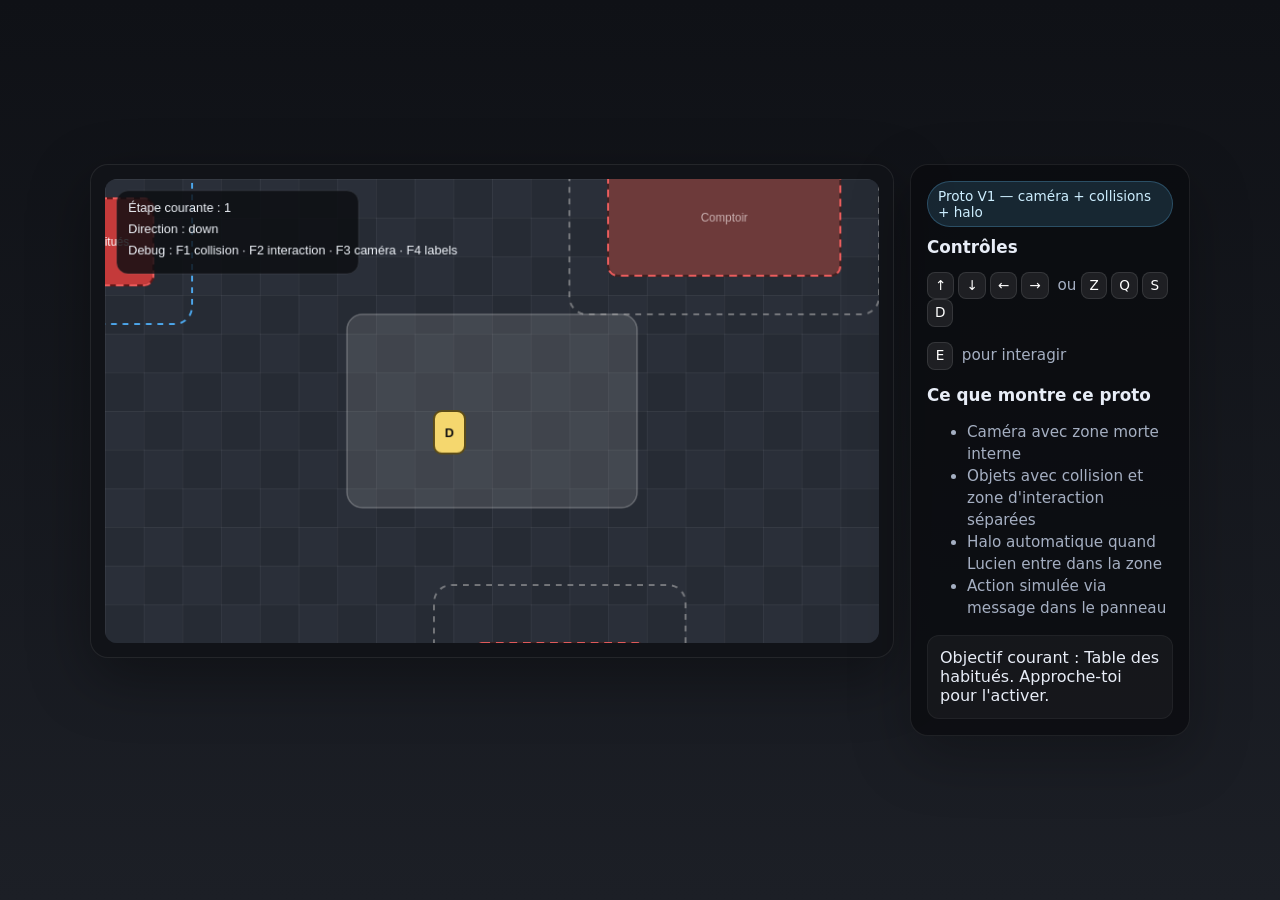
<file: docs/the-game/index-v2.html>
<!DOCTYPE html>
<html lang="fr">
<head>
  <meta charset="UTF-8" />
  <meta name="viewport" content="width=device-width, initial-scale=1.0" />
  <title>Proto RPG Bar</title>
  <style>
    :root {
      --bg: #1c1f26;
      --panel: #111318;
      --grid: rgba(255,255,255,0.05);
      --text: #e8edf7;
      --muted: #a5afc2;
      --player: #f5d76e;
      --player-edge: #5b4b18;
      --camera-zone: rgba(180, 180, 180, 0.18);
      --camera-zone-border: rgba(255,255,255,0.25);
      --object-fill: #c43a3a;
      --object-edge: #601818;
      --interaction: rgba(100, 200, 255, 0.18);
      --interaction-edge: rgba(100, 200, 255, 0.45);
      --halo: rgba(100, 200, 255, 0.35);
      --halo-edge: rgba(100, 200, 255, 0.9);
      --world-floor: #2a2f39;
      --world-floor-2: #252a33;
    }

    * { box-sizing: border-box; }
    body {
      margin: 0;
      font-family: Inter, system-ui, sans-serif;
      background: linear-gradient(180deg, #0f1116, #1c1f26);
      color: var(--text);
      display: grid;
      place-items: center;
      min-height: 100vh;
    }

    .app {
      width: min(1100px, 96vw);
      display: grid;
      grid-template-columns: 1fr 280px;
      gap: 16px;
      align-items: start;
    }

    .game-wrap {
      background: var(--panel);
      border: 1px solid rgba(255,255,255,0.08);
      border-radius: 18px;
      padding: 14px;
      box-shadow: 0 20px 60px rgba(0,0,0,0.35);
    }

    canvas {
      display: block;
      width: 100%;
      height: auto;
      border-radius: 12px;
      background: #20242d;
    }

    .side {
      background: rgba(10,12,16,0.8);
      border: 1px solid rgba(255,255,255,0.08);
      border-radius: 18px;
      padding: 16px;
      box-shadow: 0 20px 60px rgba(0,0,0,0.25);
    }

    .side h2 {
      margin: 0 0 12px;
      font-size: 1.05rem;
    }

    .side p, .side li {
      color: var(--muted);
      line-height: 1.45;
      font-size: 0.95rem;
    }

    .badge {
      display: inline-block;
      padding: 6px 10px;
      border-radius: 999px;
      background: rgba(100,200,255,0.14);
      border: 1px solid rgba(100,200,255,0.25);
      color: #cdeeff;
      font-size: 0.85rem;
      margin-bottom: 10px;
    }

    .status {
      margin-top: 14px;
      padding: 12px;
      background: rgba(255,255,255,0.04);
      border-radius: 12px;
      min-height: 84px;
      border: 1px solid rgba(255,255,255,0.05);
    }

    .key {
      display: inline-block;
      min-width: 26px;
      text-align: center;
      padding: 3px 7px;
      border-radius: 8px;
      background: rgba(255,255,255,0.08);
      border: 1px solid rgba(255,255,255,0.10);
      color: #fff;
      font-size: 0.85rem;
      margin-right: 4px;
    }
  </style>
</head>
<body>
  <div class="app">
    <div class="game-wrap">
      <canvas id="game" width="800" height="480"></canvas>
    </div>

    <aside class="side">
      <div class="badge">Proto V1 — caméra + collisions + halo</div>
      <h2>Contrôles</h2>
      <p>
        <span class="key">↑</span><span class="key">↓</span><span class="key">←</span><span class="key">→</span>
        ou
        <span class="key">Z</span><span class="key">Q</span><span class="key">S</span><span class="key">D</span>
      </p>
      <p><span class="key">E</span> pour interagir</p>

      <h2>Ce que montre ce proto</h2>
      <ul>
        <li>Caméra avec zone morte interne</li>
        <li>Objets avec collision et zone d'interaction séparées</li>
        <li>Halo automatique quand Lucien entre dans la zone</li>
        <li>Action simulée via message dans le panneau</li>
      </ul>

      <div class="status" id="status">
        Approche un objet rouge. Quand tu entres dans sa zone d'interaction bleue, il devient actif.
      </div>
    </aside>
  </div>

  <script>
    const canvas = document.getElementById('game');
    const ctx = canvas.getContext('2d');
    const statusEl = document.getElementById('status');

    const VIEW = { w: canvas.width, h: canvas.height };
    const WORLD = { w: 1800, h: 1100, tile: 40 };

    const keys = new Set();
    const debug = {
      showCollision: true,
      showInteraction: true,
      showDeadZone: true,
      showLabels: true,
    };

    window.addEventListener('keydown', (e) => {
      const k = e.key.toLowerCase();
      keys.add(k);

      if (["arrowup", "arrowdown", "arrowleft", "arrowright", " "].includes(k)) {
        e.preventDefault();
      }

      if (k === 'e') tryInteract();
      if (k === 'f1') {
        e.preventDefault();
        debug.showCollision = !debug.showCollision;
      }
      if (k === 'f2') {
        e.preventDefault();
        debug.showInteraction = !debug.showInteraction;
      }
      if (k === 'f3') {
        e.preventDefault();
        debug.showDeadZone = !debug.showDeadZone;
      }
      if (k === 'f4') {
        e.preventDefault();
        debug.showLabels = !debug.showLabels;
      }
    });

    window.addEventListener('keyup', (e) => keys.delete(e.key.toLowerCase()));

    function rectsIntersect(a, b) {
      return a.x < b.x + b.w && a.x + a.w > b.x && a.y < b.y + b.h && a.y + a.h > b.y;
    }

    function clamp(v, min, max) {
      return Math.max(min, Math.min(max, v));
    }

    function getRectCenter(rect) {
      return {
        x: rect.x + rect.w / 2,
        y: rect.y + rect.h / 2,
      };
    }

    const player = {
      x: 860,
      y: 520,
      w: 32,
      h: 44,
      speed: 240,
      dir: 'down',
      faceColor: '#f5d76e',
      facingColors: {
        up: '#d5a6ff',
        down: '#f5d76e',
        left: '#7ee0b5',
        right: '#7eb5ff'
      }
    };

    const camera = {
      x: 520,
      y: 280,
      targetX: 520,
      targetY: 280,
      w: VIEW.w,
      h: VIEW.h,
      smooth: 0.14,
      deadZone: { left: 250, top: 140, right: 550, bottom: 340 }
    };

    const progression = {
      currentStep: 1,
      completed: []
    };

    const stateStyles = {
      locked: {
        objectFill: '#6d3a3a',
        objectEdge: '#402121',
        haloFill: 'rgba(0,0,0,0)',
        haloEdge: 'rgba(0,0,0,0)',
        text: '#c9b0b0'
      },
      available: {
        objectFill: '#c43a3a',
        objectEdge: '#601818',
        haloFill: 'rgba(80, 180, 255, 0.28)',
        haloEdge: 'rgba(80, 180, 255, 0.95)',
        text: '#ffffff'
      },
      done: {
        objectFill: '#4f5f6c',
        objectEdge: '#293742',
        haloFill: 'rgba(180, 180, 180, 0.22)',
        haloEdge: 'rgba(230, 230, 230, 0.7)',
        text: '#f3f5f7'
      }
    };

    function makeObject(config) {
      return {
        id: config.id,
        label: config.label,
        type: config.type || 'generic',
        step: config.step ?? 1,
        repeatable: !!config.repeatable,
        collision: config.collision,
        interaction: config.interaction,
        active: false,
        state: config.state || 'locked',
        prompt: config.prompt || 'Interagir',
        onInteract: config.onInteract
      };
    }

    const objects = [
      makeObject({
        id: 'table-left',
        label: 'Table des habitués',
        type: 'table',
        step: 1,
        prompt: 'Observer',
        collision: { x: 420, y: 300, w: 150, h: 90 },
        interaction: { x: 380, y: 260, w: 230, h: 170 },
        onInteract: () => {
          setStatus('🍷 Étape 1 terminée — la table des habitués a servi de première activité.');
          completeCurrentObject('table-left');
        }
      }),
      makeObject({
        id: 'counter',
        label: 'Comptoir',
        type: 'counter',
        step: 2,
        prompt: 'Parler',
        collision: { x: 1040, y: 260, w: 240, h: 120 },
        interaction: { x: 1000, y: 220, w: 320, h: 200 },
        onInteract: () => {
          setStatus('🍺 Étape 2 terminée — le comptoir peut maintenant lancer un dialogue ou une mission.');
          completeCurrentObject('counter');
        }
      }),
      makeObject({
        id: 'door',
        label: 'Porte arrière',
        type: 'door',
        step: 3,
        prompt: 'Entrer',
        collision: { x: 900, y: 760, w: 180, h: 40 },
        interaction: { x: 860, y: 700, w: 260, h: 140 },
        onInteract: () => {
          setStatus('🚪 Étape 3 terminée — la porte arrière pourrait maintenant faire changer de scène.');
          completeCurrentObject('door');
        }
      })
    ];

    function setStatus(text) {
      statusEl.textContent = text;
    }

    function syncProgressionStates() {
      for (const obj of objects) {
        if (progression.completed.includes(obj.id)) {
          obj.state = 'done';
        } else if (obj.step === progression.currentStep) {
          obj.state = 'available';
        } else {
          obj.state = 'locked';
        }
      }
    }

    function completeCurrentObject(id) {
      if (!progression.completed.includes(id)) {
        progression.completed.push(id);
      }
      progression.currentStep += 1;
      syncProgressionStates();
      updateInteractions();
    }

    function getPlayerRectAt(x, y) {
      return { x, y, w: player.w, h: player.h };
    }

    function movePlayer(dt) {
      let dx = 0;
      let dy = 0;

      if (keys.has('arrowup') || keys.has('z') || keys.has('w')) dy -= 1;
      if (keys.has('arrowdown') || keys.has('s')) dy += 1;
      if (keys.has('arrowleft') || keys.has('q') || keys.has('a')) dx -= 1;
      if (keys.has('arrowright') || keys.has('d')) dx += 1;

      if (dx !== 0 || dy !== 0) {
        if (Math.abs(dx) > Math.abs(dy)) {
          player.dir = dx > 0 ? 'right' : 'left';
        } else {
          player.dir = dy > 0 ? 'down' : 'up';
        }
      }

      if (dx !== 0 && dy !== 0) {
        const inv = Math.SQRT1_2;
        dx *= inv;
        dy *= inv;
      }

      const stepX = dx * player.speed * dt;
      const stepY = dy * player.speed * dt;

      tryMove(stepX, 0);
      tryMove(0, stepY);
    }

    function tryMove(dx, dy) {
      const nextX = clamp(player.x + dx, 0, WORLD.w - player.w);
      const nextY = clamp(player.y + dy, 0, WORLD.h - player.h);
      const nextRect = getPlayerRectAt(nextX, nextY);

      for (const obj of objects) {
        if (rectsIntersect(nextRect, obj.collision)) {
          return;
        }
      }

      player.x = nextX;
      player.y = nextY;
    }

    function updateCamera() {
      const screenX = player.x - camera.targetX;
      const screenY = player.y - camera.targetY;

      if (screenX < camera.deadZone.left) {
        camera.targetX = player.x - camera.deadZone.left;
      } else if (screenX + player.w > camera.deadZone.right) {
        camera.targetX = player.x + player.w - camera.deadZone.right;
      }

      if (screenY < camera.deadZone.top) {
        camera.targetY = player.y - camera.deadZone.top;
      } else if (screenY + player.h > camera.deadZone.bottom) {
        camera.targetY = player.y + player.h - camera.deadZone.bottom;
      }

      camera.targetX = clamp(camera.targetX, 0, WORLD.w - camera.w);
      camera.targetY = clamp(camera.targetY, 0, WORLD.h - camera.h);

      camera.x += (camera.targetX - camera.x) * camera.smooth;
      camera.y += (camera.targetY - camera.y) * camera.smooth;

      camera.x = clamp(camera.x, 0, WORLD.w - camera.w);
      camera.y = clamp(camera.y, 0, WORLD.h - camera.h);
    }

    function updateInteractions() {
      const playerRect = getPlayerRectAt(player.x, player.y);
      let activeFound = false;

      for (const obj of objects) {
        obj.active = obj.state === 'available' && rectsIntersect(playerRect, obj.interaction);
        if (obj.active) activeFound = true;
      }

      if (!activeFound) {
        const availableObj = objects.find(o => o.state === 'available');
        if (availableObj) {
          setStatus(`Objectif courant : ${availableObj.label}. Approche-toi pour l'activer.`);
        } else {
          setStatus('Toutes les étapes du proto sont terminées.');
        }
      } else {
        const current = objects.find(o => o.active);
        setStatus(`Objet actif : ${current.label}. Appuie sur E pour ${current.prompt.toLowerCase()}.`);
      }
    }

    function tryInteract() {
      const current = objects.find(o => o.active);
      if (current) current.onInteract();
    }

    function drawWorldBackground() {
      ctx.fillStyle = getComputedStyle(document.documentElement).getPropertyValue('--world-floor');
      ctx.fillRect(0, 0, VIEW.w, VIEW.h);

      const tile = WORLD.tile;
      const startCol = Math.floor(camera.x / tile);
      const endCol = Math.ceil((camera.x + VIEW.w) / tile);
      const startRow = Math.floor(camera.y / tile);
      const endRow = Math.ceil((camera.y + VIEW.h) / tile);

      for (let row = startRow; row < endRow; row++) {
        for (let col = startCol; col < endCol; col++) {
          const wx = col * tile;
          const wy = row * tile;
          const sx = Math.floor(wx - camera.x);
          const sy = Math.floor(wy - camera.y);
          ctx.fillStyle = (row + col) % 2 === 0 ? '#2a2f39' : '#262b34';
          ctx.fillRect(sx, sy, tile, tile);
        }
      }

      ctx.strokeStyle = getComputedStyle(document.documentElement).getPropertyValue('--grid');
      ctx.lineWidth = 1;
      for (let x = startCol * tile; x <= endCol * tile; x += tile) {
        const sx = Math.floor(x - camera.x) + 0.5;
        ctx.beginPath();
        ctx.moveTo(sx, 0);
        ctx.lineTo(sx, VIEW.h);
        ctx.stroke();
      }
      for (let y = startRow * tile; y <= endRow * tile; y += tile) {
        const sy = Math.floor(y - camera.y) + 0.5;
        ctx.beginPath();
        ctx.moveTo(0, sy);
        ctx.lineTo(VIEW.w, sy);
        ctx.stroke();
      }
    }

    function drawObject(obj) {
      const c = obj.collision;
      const i = obj.interaction;
      const sx = c.x - camera.x;
      const sy = c.y - camera.y;
      const ix = i.x - camera.x;
      const iy = i.y - camera.y;
      const style = stateStyles[obj.state];

      if (obj.active) {
        drawEllipseHalo(ix + i.w / 2, iy + i.h / 2, i.w / 2, i.h / 2, style.haloFill, style.haloEdge);
      } else if (obj.state === 'done') {
        drawEllipseHalo(ix + i.w / 2, iy + i.h / 2, i.w / 2, i.h / 2, style.haloFill, style.haloEdge);
      }

      ctx.save();
      ctx.fillStyle = style.objectFill;
      ctx.strokeStyle = style.objectEdge;
      ctx.lineWidth = 2;
      roundRect(ctx, sx, sy, c.w, c.h, 10, true, true);
      ctx.restore();

      if (debug.showLabels) {
        ctx.save();
        ctx.fillStyle = style.text;
        ctx.font = '12px Inter, sans-serif';
        ctx.textAlign = 'center';
        ctx.fillText(obj.label, sx + c.w / 2, sy + c.h / 2 + 4);
        ctx.restore();
      }

      if (debug.showCollision) {
        ctx.save();
        ctx.strokeStyle = 'rgba(255, 100, 100, 0.9)';
        ctx.lineWidth = 2;
        ctx.setLineDash([8, 6]);
        roundRect(ctx, sx, sy, c.w, c.h, 10, false, true);
        ctx.restore();
      }

      if (debug.showInteraction) {
        ctx.save();
        ctx.strokeStyle = obj.state === 'available' ? 'rgba(80, 180, 255, 0.9)' : 'rgba(180, 180, 180, 0.55)';
        ctx.lineWidth = 2;
        ctx.setLineDash([6, 6]);
        roundRect(ctx, ix, iy, i.w, i.h, 18, false, true);
        ctx.restore();
      }

      if (obj.active) {
        drawInteractionPrompt(obj, ix + i.w / 2, iy - 12);
      }
    }

    function drawEllipseHalo(cx, cy, rx, ry, fill, stroke) {
      ctx.save();
      ctx.beginPath();
      ctx.ellipse(cx, cy, rx, ry, 0, 0, Math.PI * 2);
      ctx.fillStyle = fill;
      ctx.strokeStyle = stroke;
      ctx.lineWidth = 2;
      ctx.fill();
      ctx.stroke();
      ctx.restore();
    }

    function drawInteractionPrompt(obj, x, y) {
      const label = `[E] ${obj.prompt}`;
      ctx.save();
      ctx.font = '12px Inter, sans-serif';
      const textW = ctx.measureText(label).width;
      const padX = 10;
      const w = textW + padX * 2;
      const h = 24;
      ctx.fillStyle = 'rgba(15, 18, 24, 0.92)';
      ctx.strokeStyle = 'rgba(255,255,255,0.18)';
      ctx.lineWidth = 1;
      roundRect(ctx, x - w / 2, y - h / 2, w, h, 10, true, true);
      ctx.fillStyle = '#f1f5fb';
      ctx.textAlign = 'center';
      ctx.textBaseline = 'middle';
      ctx.fillText(label, x, y + 1);
      ctx.restore();
    }

    function drawPlayer() {
      const sx = player.x - camera.x;
      const sy = player.y - camera.y;
      const color = player.facingColors[player.dir] || player.faceColor;

      ctx.save();
      ctx.fillStyle = color;
      ctx.strokeStyle = getComputedStyle(document.documentElement).getPropertyValue('--player-edge');
      ctx.lineWidth = 2;
      roundRect(ctx, sx, sy, player.w, player.h, 8, true, true);
      ctx.restore();

      ctx.save();
      ctx.fillStyle = '#111';
      ctx.font = 'bold 13px Inter, sans-serif';
      ctx.textAlign = 'center';
      ctx.textBaseline = 'middle';
      ctx.fillText(player.dir.charAt(0).toUpperCase(), sx + player.w / 2, sy + player.h / 2 + 1);
      ctx.restore();
    }

    function drawCameraDeadZone() {
      const z = camera.deadZone;
      ctx.save();
      ctx.fillStyle = getComputedStyle(document.documentElement).getPropertyValue('--camera-zone');
      ctx.strokeStyle = getComputedStyle(document.documentElement).getPropertyValue('--camera-zone-border');
      ctx.lineWidth = 1.5;
      roundRect(ctx, z.left, z.top, z.right - z.left, z.bottom - z.top, 16, true, true);
      ctx.restore();
    }

    function drawHUD() {
      ctx.save();
      ctx.fillStyle = 'rgba(12, 14, 18, 0.82)';
      ctx.strokeStyle = 'rgba(255,255,255,0.08)';
      ctx.lineWidth = 1;
      roundRect(ctx, 12, 12, 250, 86, 12, true, true);
      ctx.fillStyle = '#f1f5fb';
      ctx.font = '13px Inter, sans-serif';
      ctx.textAlign = 'left';
      ctx.textBaseline = 'top';
      ctx.fillText(`Étape courante : ${progression.currentStep}`, 24, 24);
      ctx.fillText(`Direction : ${player.dir}`, 24, 46);
      ctx.fillText(`Debug : F1 collision · F2 interaction · F3 caméra · F4 labels`, 24, 68);
      ctx.restore();
    }

    function roundRect(ctx, x, y, w, h, r, fill, stroke) {
      const radius = Math.min(r, w / 2, h / 2);
      ctx.beginPath();
      ctx.moveTo(x + radius, y);
      ctx.arcTo(x + w, y, x + w, y + h, radius);
      ctx.arcTo(x + w, y + h, x, y + h, radius);
      ctx.arcTo(x, y + h, x, y, radius);
      ctx.arcTo(x, y, x + w, y, radius);
      ctx.closePath();
      if (fill) ctx.fill();
      if (stroke) ctx.stroke();
    }

    function render() {
      ctx.clearRect(0, 0, VIEW.w, VIEW.h);
      drawWorldBackground();
      if (debug.showDeadZone) drawCameraDeadZone();
      for (const obj of objects) drawObject(obj);
      drawPlayer();
      drawHUD();
    }

    let last = performance.now();
    function loop(now) {
      const dt = Math.min((now - last) / 1000, 0.033);
      last = now;

      movePlayer(dt);
      updateCamera();
      updateInteractions();
      render();

      requestAnimationFrame(loop);
    }

    syncProgressionStates();
    updateInteractions();
    render();
    requestAnimationFrame(loop);
  </script>
</body>
</html>
</file>
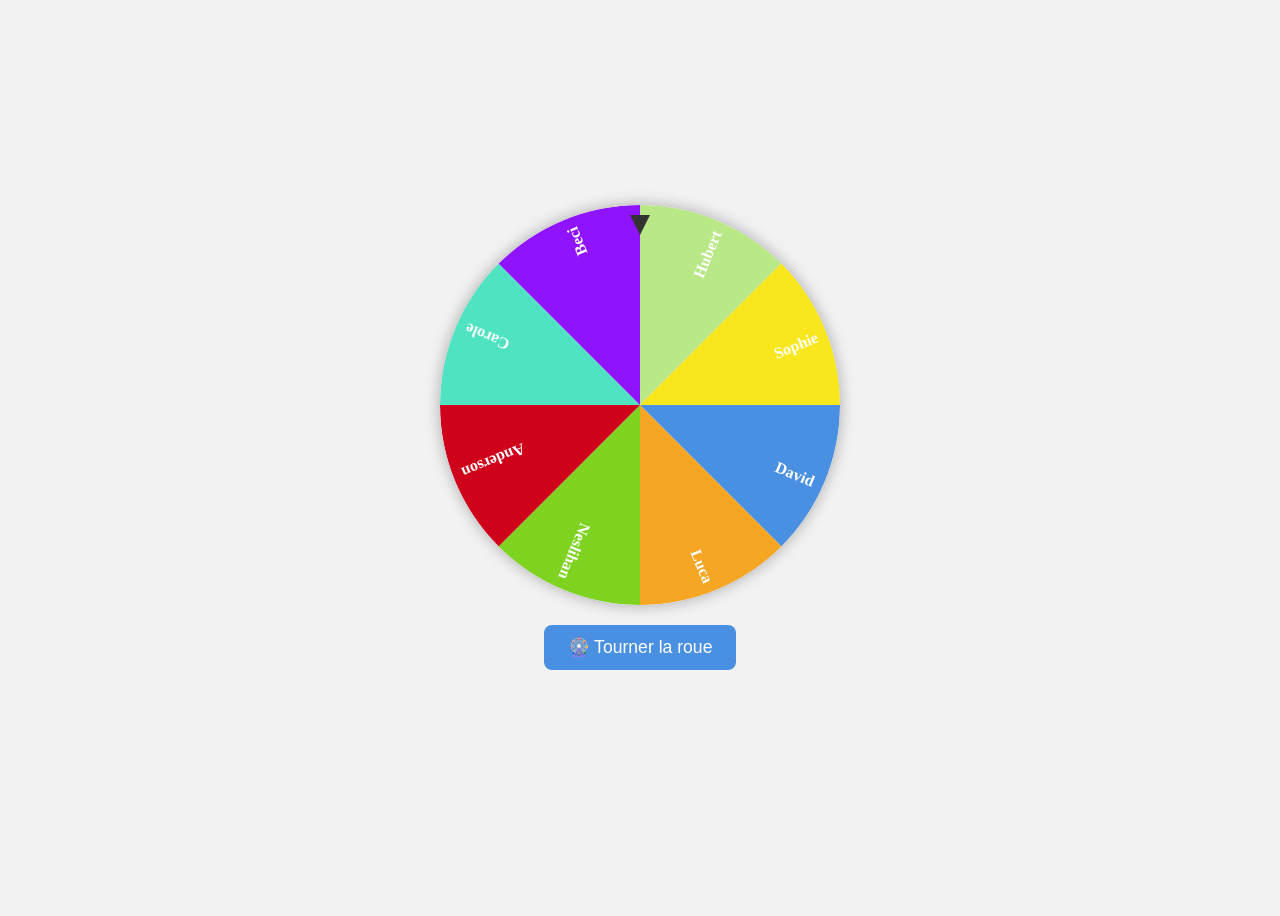
<file: docs/zi-elements/roue.html>
<!DOCTYPE html>
<html lang="fr">
<head>
<meta charset="UTF-8">
<meta name="viewport" content="width=device-width, initial-scale=1.0">
<title>Roue de tirage au sort</title>
<style>
  body {
    background:#f2f2f2;
    display:flex;
    flex-direction:column;
    align-items:center;
    justify-content:center;
    height:100vh;
    font-family:Lexend, sans-serif;
  }
  canvas {
    border-radius:50%;
    box-shadow:0 0 15px rgba(0,0,0,0.3);
    margin-bottom:20px;
  }
  button {
    background:#4A90E2;
    border:none;
    color:white;
    padding:12px 24px;
    border-radius:8px;
    cursor:pointer;
    font-size:1.1em;
    transition:background .3s;
  }
  button:hover { background:#357ABD; }
  #result {
    margin-top:15px;
    font-size:1.2em;
    color:#333;
    height:1.4em;
  }
</style>
</head>
<body>

<canvas id="wheel" width="400" height="400"></canvas>
<button id="spin">🎡 Tourner la roue</button>
<div id="result"></div>

<script>
const canvas = document.getElementById("wheel");
const ctx = canvas.getContext("2d");
const result = document.getElementById("result");
const spinBtn = document.getElementById("spin");

// 🟩 Liste des segments
const options = ["David", "Luca", "Neslihan", "Anderson", "Carole", "Beci", "Hubert", "Sophie"];

// 🎨 Couleurs de segments
const colors = ["#4A90E2", "#F5A623", "#7ED321", "#D0021B", "#50E3C2", "#9013FE", "#B8E986", "#F8E71C"];

let startAngle = 0;
let arc = (2 * Math.PI) / options.length;
let spinAngle = 0;
let spinVelocity = 0;
let spinning = false;

function drawWheel() {
  const centerX = canvas.width / 2;
  const centerY = canvas.height / 2;
  const radius = canvas.width / 2;
  ctx.clearRect(0, 0, canvas.width, canvas.height);

  // Dessine les parts
  for (let i = 0; i < options.length; i++) {
    const angle = startAngle + i * arc;
    ctx.beginPath();
    ctx.fillStyle = colors[i % colors.length];
    ctx.moveTo(centerX, centerY);
    ctx.arc(centerX, centerY, radius, angle, angle + arc);
    ctx.fill();
    ctx.save();

    // Texte du segment
    ctx.translate(centerX, centerY);
    ctx.rotate(angle + arc / 2);
    ctx.textAlign = "right";
    ctx.fillStyle = "#fff";
    ctx.font = "bold 16px Lexend";
    ctx.fillText(options[i], radius - 10, 10);
    ctx.restore();
  }

  // Flèche du haut
  ctx.beginPath();
  ctx.moveTo(centerX - 10, 10);
  ctx.lineTo(centerX + 10, 10);
  ctx.lineTo(centerX, 30);
  ctx.closePath();
  ctx.fillStyle = "#333";
  ctx.fill();
}

function rotateWheel() {
  if (!spinning) return;
  spinVelocity *= 0.985; // friction
  startAngle += spinVelocity;

  if (spinVelocity < 0.002) {
    spinning = false;
    spinVelocity = 0;
    announceWinner();
  }

  drawWheel();
  requestAnimationFrame(rotateWheel);
}

function announceWinner() {
  const degrees = (startAngle * 180 / Math.PI) % 360;
  const index = Math.floor(((360 - degrees + 90) % 360) / (360 / options.length));
  const winner = options[index];
  result.textContent = `🎉 Gagnant : ${winner} !`;
}

spinBtn.addEventListener("click", () => {
  if (spinning) return;
  result.textContent = "";
  spinVelocity = 0.35 + Math.random() * 0.2; // vitesse initiale aléatoire
  spinning = true;
  rotateWheel();
});

drawWheel();
</script>
</body>
</html>
</file>
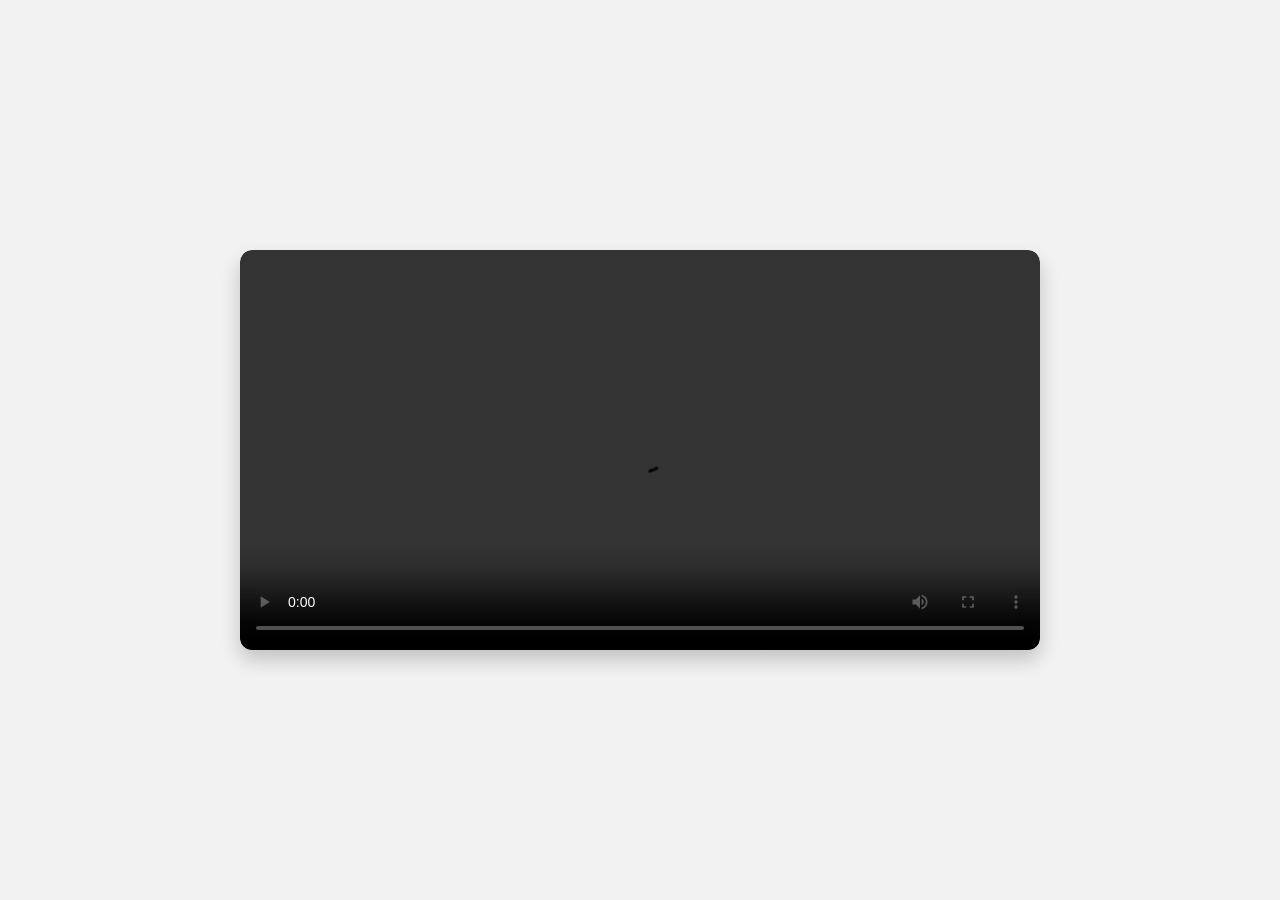
<file: docs/zi-elements/video-player.html>
<!DOCTYPE html>
<html lang="fr">
<head>
<meta charset="UTF-8">
<meta name="viewport" content="width=device-width, initial-scale=1.0">
<title>Video Layer Prototype</title>
<style>
  body {
    background:#f2f2f2;
    display:flex;
    justify-content:center;
    align-items:center;
    height:100vh;
    margin:0;
    font-family:Lexend, sans-serif;
  }
  .video-container {
    position:relative;
    width:800px;
    max-width:90%;
    box-shadow:0 10px 20px rgba(0,0,0,0.2);
    border-radius:12px;
    overflow:hidden;
  }
  video {
    width:100%;
    display:block;
    border-radius:12px;
  }
  .overlay {
    position:absolute;
    inset:0;
    display:flex;
    justify-content:center;
    align-items:center;
    background:rgba(0,0,0,0.6);
    color:#fff;
    opacity:0;
    pointer-events:none;
    transition:opacity .4s;
  }
  .overlay.active {
    opacity:1;
    pointer-events:auto;
  }
  .quiz-box {
    background:#fff;
    color:#333;
    padding:20px;
    border-radius:10px;
    text-align:center;
    width:80%;
    max-width:400px;
  }
  .quiz-box button {
    margin:10px;
    padding:10px 20px;
    border:none;
    border-radius:8px;
    background:#4A90E2;
    color:white;
    cursor:pointer;
    transition:background .3s;
  }
  .quiz-box button:hover { background:#357ABD; }
</style>
</head>
<body>
  <div class="video-container">
    <video id="video" controls>
      <source src="https://www.w3schools.com/html/mov_bbb.mp4" type="video/mp4">
      Votre navigateur ne supporte pas la vidéo HTML5.
    </video>
    <div id="overlay" class="overlay">
      <div class="quiz-box">
        <h3>Question :</h3>
        <p>Quelle est la couleur du perroquet ?</p>
        <button data-correct="false">Rouge</button>
        <button data-correct="true">Bleu</button>
        <p id="feedback"></p>
      </div>
    </div>
  </div>

<script>
const video = document.getElementById("video");
const overlay = document.getElementById("overlay");
const feedback = document.getElementById("feedback");

let questionTriggered = false;

// Affiche la question à 5 secondes
video.addEventListener("timeupdate", () => {
  if (!questionTriggered && video.currentTime >= 5) {
    questionTriggered = true;
    video.pause();
    overlay.classList.add("active");
  }
});

// Gestion des réponses
overlay.addEventListener("click", e => {
  if (e.target.tagName === "BUTTON") {
    const correct = e.target.dataset.correct === "true";
    feedback.textContent = correct ? "✅ Bonne réponse !" : "❌ Mauvaise réponse...";
    setTimeout(() => {
      overlay.classList.remove("active");
      feedback.textContent = "";
      video.play();
    }, 1500);
  }
});
</script>
</body>
</html>
</file>
<file: docs/zi-voc/style.css>
:root {
  --blue: #4A90E2;
  --green: #7ED321;
  --red: #D0021B;
  --gray: #F2F2F2;
  --font: "Lexend", sans-serif;
}

* {
  box-sizing: border-box;
  font-family: var(--font);
}

body {
  margin: 0;
  padding: 0;
  background: var(--gray);
  color: #102042;
  display: flex;
  flex-direction: column;
  align-items: center;
}

header {
  text-align: center;
  padding: 1rem;
  background: white;
  width: 100%;
  box-shadow: 0 2px 4px rgba(0,0,0,0.1);
}

main {
  width: 95%;
  max-width: 800px;
  display: flex;
  flex-direction: column;
  gap: 1.5rem;
  margin-top: 1rem;
}

section {
  background: white;
  padding: 1rem;
  border-radius: 1rem;
  box-shadow: 0 2px 4px rgba(0,0,0,0.1);
}

#add-word {
  display: flex;
  flex-wrap: wrap;
  gap: 0.5rem;
  justify-content: center;
}

#add-word input {
  flex: 1 1 40%;
  padding: 0.8rem;
  border: 1px solid #ccc;
  border-radius: 0.5rem;
  font-size: 1rem;
}

#addBtn {
  background: var(--blue);
  color: white;
  border: none;
  border-radius: 0.5rem;
  padding: 0.8rem 1rem;
  cursor: pointer;
  transition: 0.2s;
}
#addBtn:hover {
  background: var(--green);
}

ul {
  list-style: none;
  padding: 0;
}

li {
  display: flex;
  justify-content: space-between;
  align-items: center;
  padding: 0.6rem;
  border-bottom: 1px solid #ddd;
  flex-wrap: wrap;
}

li span {
  flex: 1 1 40%;
}

button.ok, button.ko {
  border: none;
  border-radius: 0.5rem;
  color: white;
  padding: 0.5rem 0.8rem;
  cursor: pointer;
  margin-left: 0.3rem;
}
.ok { background: var(--green); }
.ko { background: var(--red); }

footer {
  margin: 1rem;
  display: flex;
  gap: 0.5rem;
}

footer button {
  flex: 1;
  padding: 0.8rem;
  border: none;
  border-radius: 0.5rem;
  background: var(--blue);
  color: white;
  cursor: pointer;
}

@media (max-width: 600px) {
  li span {
    flex: 1 1 100%;
    margin-bottom: 0.3rem;
  }
}


nav {
  display: flex;
  justify-content: center;
  gap: 0.5rem;
  margin-top: 0.5rem;
}

nav button {
  padding: 0.6rem 1rem;
  border: none;
  border-radius: 0.5rem;
  background: var(--blue);
  color: white;
  cursor: pointer;
  font-size: 1rem;
}

nav button.active {
  background: var(--green);
}

#reviewCard {
  text-align: center;
  padding: 2rem;
  font-size: 1.5rem;
  background: white;
  border-radius: 1rem;
  box-shadow: 0 2px 4px rgba(0,0,0,0.1);
  min-height: 120px;
}

#reviewControls {
  display: flex;
  justify-content: center;
  gap: 1rem;
  margin-top: 1rem;
}

#reviewControls button {
  padding: 0.8rem 1rem;
  border-radius: 0.5rem;
  border: none;
  cursor: pointer;
}

#showBtn { background: var(--blue); color: white; }
#okBtn { background: var(--green); color: white; }
#koBtn { background: var(--red); color: white; }
#nextBtn { background: #555; color: white; }

.hidden { visibility: hidden; }


.filterBar {
  text-align: right;
  margin-bottom: 0.5rem;
}

.state {
  font-size: 0.8rem;
  border-radius: 0.5rem;
  padding: 0.2rem 0.5rem;
  color: white;
  margin-right: 0.5rem;
}

.state.new { background: #aaa; }
.state.due { background: var(--red); }
.state.ok { background: var(--green); }

button.reset {
  background: #888;
  color: white;
  border: none;
  border-radius: 0.5rem;
  padding: 0.4rem 0.7rem;
  cursor: pointer;
  margin-left: 0.3rem;
}
button.reset:hover {
  background: var(--blue);
}
</file>
